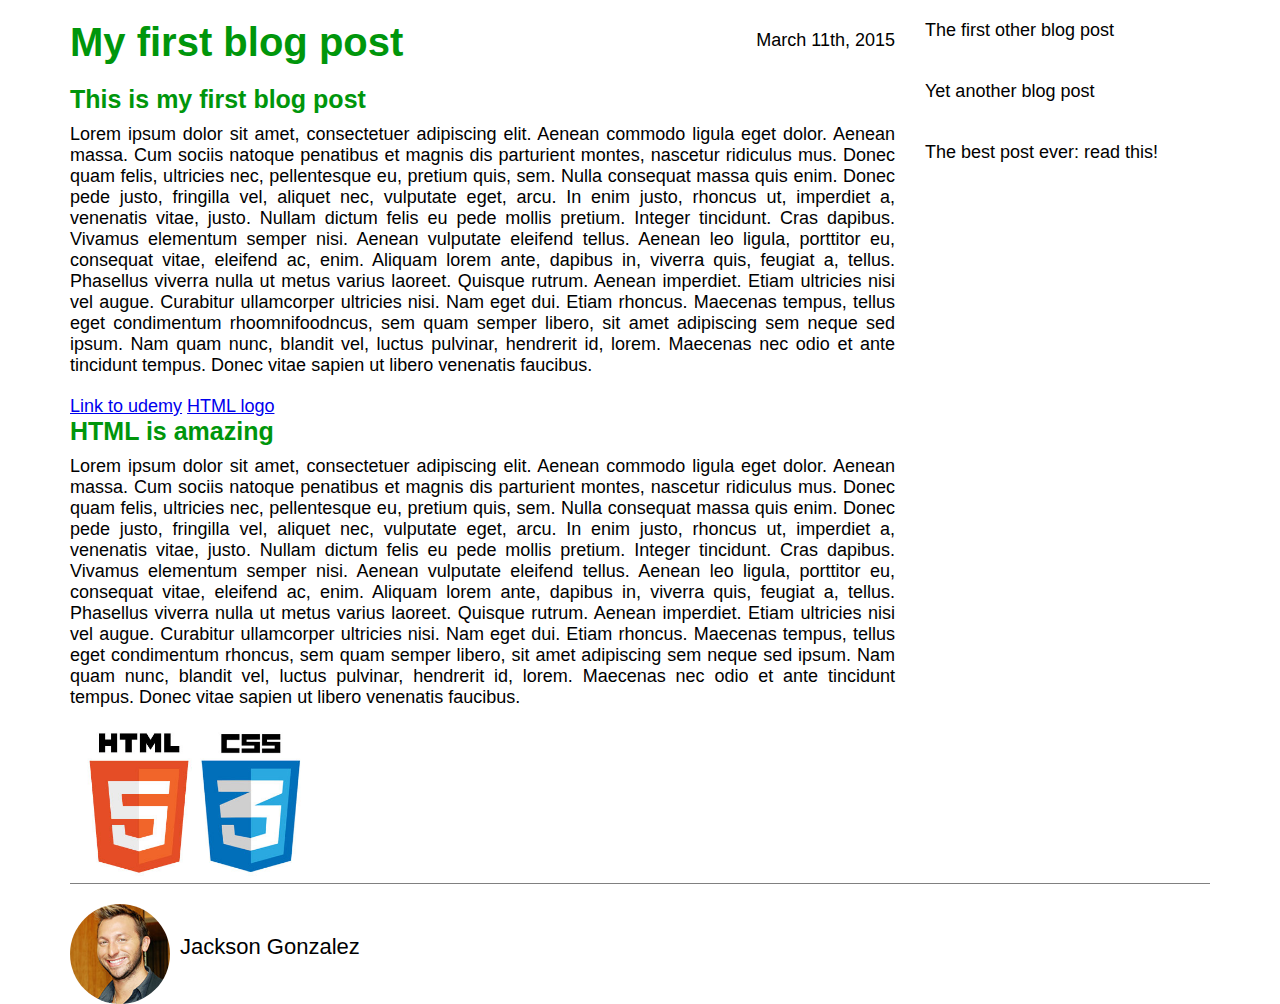
<file: section-2/blog post/index.html>
<!DOCTYPE html>
<html>
    
    <head>
        <title>My first blog post</title>
        <link rel="stylesheet" type="text/css" href="style.css">
    </head>
    
    <body>
        <div class="container">
            <div class="blog-post">
                <h1>My first blog post</h1>
                <p class="date">March 11th, 2015</p>
                <h2>This is my first blog post</h2>
                <p class="main-text">
                    Lorem ipsum dolor sit amet, consectetuer adipiscing elit. Aenean commodo ligula eget dolor. Aenean massa. Cum sociis natoque penatibus et magnis dis parturient montes, nascetur ridiculus mus. Donec quam felis, ultricies nec, pellentesque eu, pretium quis, sem. Nulla consequat massa quis enim. Donec pede justo, fringilla vel, aliquet nec, vulputate eget, arcu. In enim justo, rhoncus ut, imperdiet a, venenatis vitae, justo. Nullam dictum felis eu pede mollis pretium. Integer tincidunt. Cras dapibus. Vivamus elementum semper nisi. Aenean vulputate eleifend tellus. Aenean leo ligula, porttitor eu, consequat vitae, eleifend ac, enim. Aliquam lorem ante, dapibus in, viverra quis, feugiat a, tellus. Phasellus viverra nulla ut metus varius laoreet. Quisque rutrum. Aenean imperdiet. Etiam ultricies nisi vel augue. Curabitur ullamcorper ultricies nisi. Nam eget dui. Etiam rhoncus. Maecenas tempus, tellus eget condimentum rhoomnifoodncus, sem quam semper libero, sit amet adipiscing sem neque sed ipsum. Nam quam nunc, blandit vel, luctus pulvinar, hendrerit id, lorem. Maecenas nec odio et ante tincidunt tempus. Donec vitae sapien ut libero venenatis faucibus.
                </p>

                <a href="http://www.udemy.com" target="_blank">Link to udemy</a>
                <a href="logo.jpg" target="_blank">HTML logo</a>

                <h2>HTML is amazing</h2>
                <p class="main-text">
                    Lorem ipsum dolor sit amet, consectetuer adipiscing elit. Aenean commodo ligula eget dolor. Aenean massa. Cum sociis natoque penatibus et magnis dis parturient montes, nascetur ridiculus mus. Donec quam felis, ultricies nec, pellentesque eu, pretium quis, sem. Nulla consequat massa quis enim. Donec pede justo, fringilla vel, aliquet nec, vulputate eget, arcu. In enim justo, rhoncus ut, imperdiet a, venenatis vitae, justo. Nullam dictum felis eu pede mollis pretium. Integer tincidunt. Cras dapibus. Vivamus elementum semper nisi. Aenean vulputate eleifend tellus. Aenean leo ligula, porttitor eu, consequat vitae, eleifend ac, enim. Aliquam lorem ante, dapibus in, viverra quis, feugiat a, tellus. Phasellus viverra nulla ut metus varius laoreet. Quisque rutrum. Aenean imperdiet. Etiam ultricies nisi vel augue. Curabitur ullamcorper ultricies nisi. Nam eget dui. Etiam rhoncus. Maecenas tempus, tellus eget condimentum rhoncus, sem quam semper libero, sit amet adipiscing sem neque sed ipsum. Nam quam nunc, blandit vel, luctus pulvinar, hendrerit id, lorem. Maecenas nec odio et ante tincidunt tempus. Donec vitae sapien ut libero venenatis faucibus.
                </p>
                <img src="logo.jpg" alt="The HTML5 logo">
                
            </div>
            
            <div class="other-posts">
                <div class="other">
                    The first other blog post
                </div>
                
                <div class="other">
                    Yet another blog post
                </div>
                
                <div class="other">
                    The best post ever: read this!
                </div>
            </div>
            
            <div class="clearfix"></div>
            
            <div class="author-box">
                <img src="author.jpg" alt="Author photo">
                <p class="author-text">Jackson Gonzalez</p>
            </div>
            
        </div>
        
        
    </body>
    
</html>
</file>
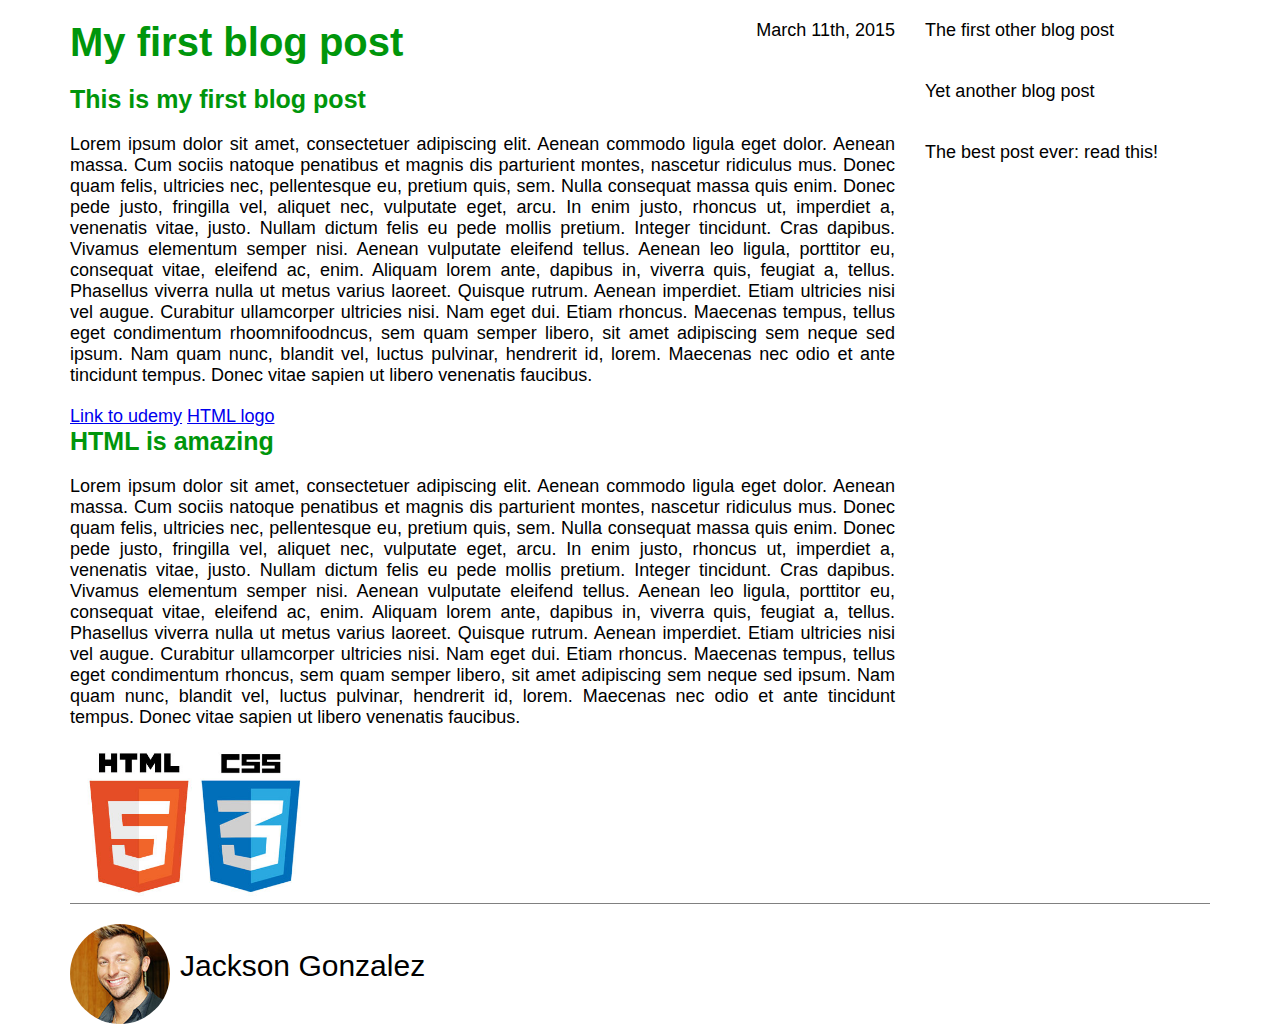
<file: section-3/blog post/index.html>
<!DOCTYPE html>
<html>
    
    <head>
        <title>My first blog post</title>
        <link rel="stylesheet" type="text/css" href="style.css">
    </head>
    
    <body>
        <div class="container">
            <div class="blog-post">
                <h1>My first blog post</h1>
                <p class="date">March 11th, 2015</p>
                <h2>This is my first blog post</h2>
                <p class="main-text">
                    Lorem ipsum dolor sit amet, consectetuer adipiscing elit. Aenean commodo ligula eget dolor. Aenean massa. Cum sociis natoque penatibus et magnis dis parturient montes, nascetur ridiculus mus. Donec quam felis, ultricies nec, pellentesque eu, pretium quis, sem. Nulla consequat massa quis enim. Donec pede justo, fringilla vel, aliquet nec, vulputate eget, arcu. In enim justo, rhoncus ut, imperdiet a, venenatis vitae, justo. Nullam dictum felis eu pede mollis pretium. Integer tincidunt. Cras dapibus. Vivamus elementum semper nisi. Aenean vulputate eleifend tellus. Aenean leo ligula, porttitor eu, consequat vitae, eleifend ac, enim. Aliquam lorem ante, dapibus in, viverra quis, feugiat a, tellus. Phasellus viverra nulla ut metus varius laoreet. Quisque rutrum. Aenean imperdiet. Etiam ultricies nisi vel augue. Curabitur ullamcorper ultricies nisi. Nam eget dui. Etiam rhoncus. Maecenas tempus, tellus eget condimentum rhoomnifoodncus, sem quam semper libero, sit amet adipiscing sem neque sed ipsum. Nam quam nunc, blandit vel, luctus pulvinar, hendrerit id, lorem. Maecenas nec odio et ante tincidunt tempus. Donec vitae sapien ut libero venenatis faucibus.
                </p>

                <a href="http://www.udemy.com" target="_blank">Link to udemy</a>
                <a href="logo.jpg" target="_blank">HTML logo</a>

                <h2>HTML is amazing</h2>
                <p class="main-text">
                    Lorem ipsum dolor sit amet, consectetuer adipiscing elit. Aenean commodo ligula eget dolor. Aenean massa. Cum sociis natoque penatibus et magnis dis parturient montes, nascetur ridiculus mus. Donec quam felis, ultricies nec, pellentesque eu, pretium quis, sem. Nulla consequat massa quis enim. Donec pede justo, fringilla vel, aliquet nec, vulputate eget, arcu. In enim justo, rhoncus ut, imperdiet a, venenatis vitae, justo. Nullam dictum felis eu pede mollis pretium. Integer tincidunt. Cras dapibus. Vivamus elementum semper nisi. Aenean vulputate eleifend tellus. Aenean leo ligula, porttitor eu, consequat vitae, eleifend ac, enim. Aliquam lorem ante, dapibus in, viverra quis, feugiat a, tellus. Phasellus viverra nulla ut metus varius laoreet. Quisque rutrum. Aenean imperdiet. Etiam ultricies nisi vel augue. Curabitur ullamcorper ultricies nisi. Nam eget dui. Etiam rhoncus. Maecenas tempus, tellus eget condimentum rhoncus, sem quam semper libero, sit amet adipiscing sem neque sed ipsum. Nam quam nunc, blandit vel, luctus pulvinar, hendrerit id, lorem. Maecenas nec odio et ante tincidunt tempus. Donec vitae sapien ut libero venenatis faucibus.
                </p>
                <img src="logo.jpg" alt="The HTML5 logo">
                
            </div>
            
            <div class="other-posts">
                <div class="other">
                    The first other blog post
                </div>
                
                <div class="other">
                    Yet another blog post
                </div>
                
                <div class="other">
                    The best post ever: read this!
                </div>
            </div>
            
            <div class="clearfix"></div>
            
            <div class="author-box">
                <img src="author.jpg" alt="Author photo">
                <p class="author-text">Jackson Gonzalez</p>
            </div>            
        </div>        
    </body>
    
</html>
</file>
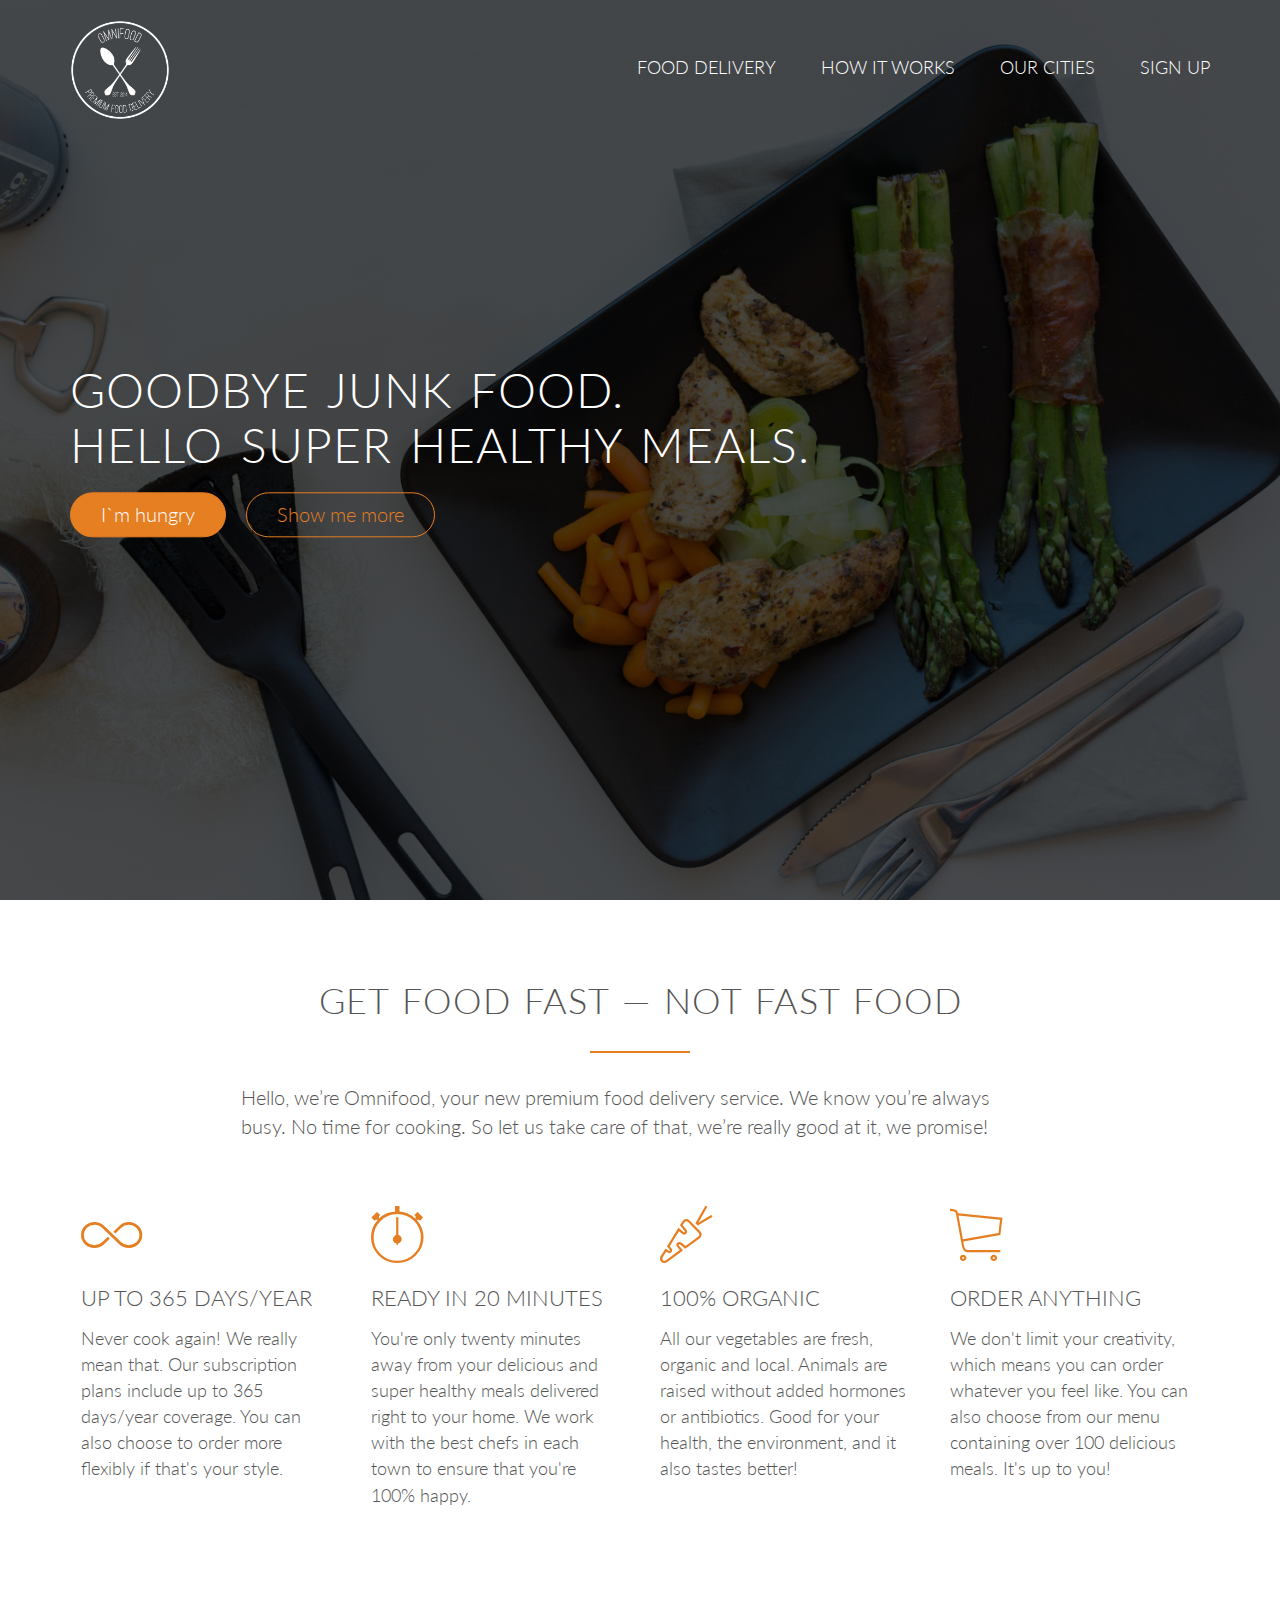
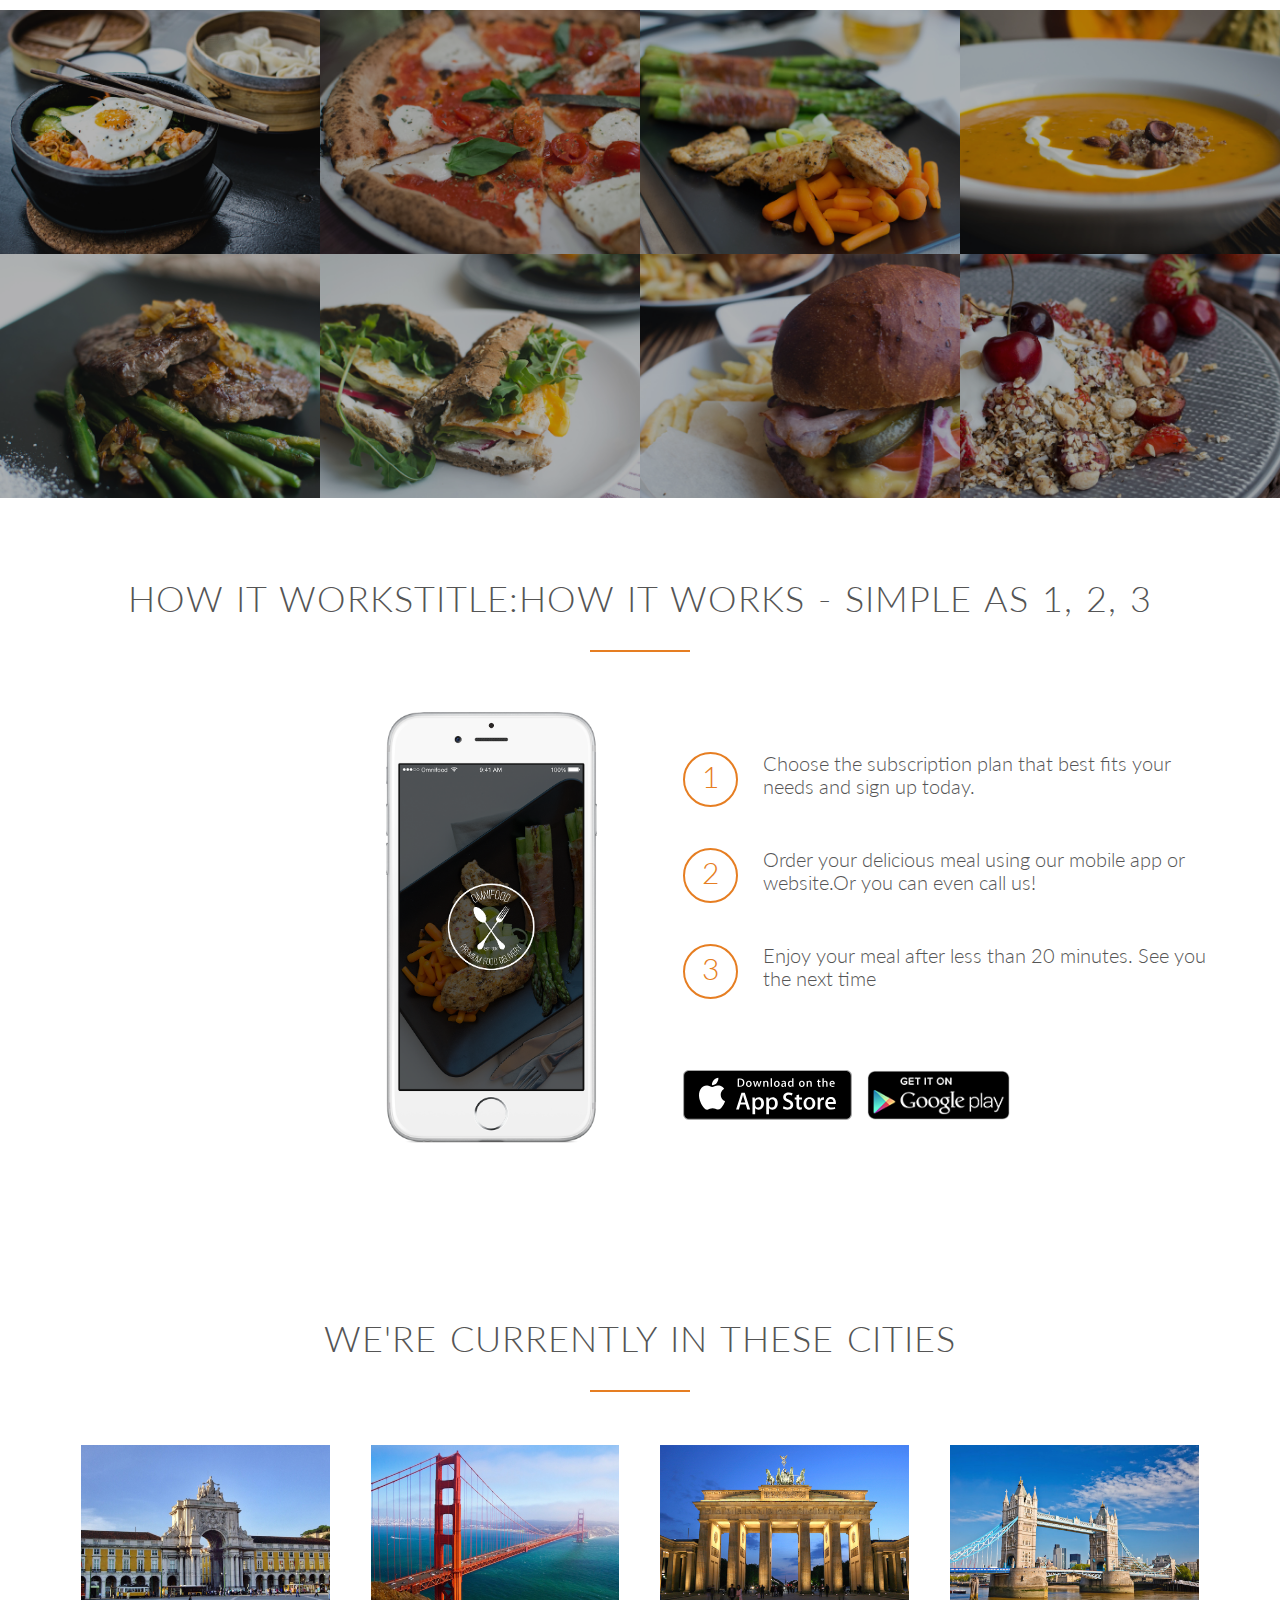
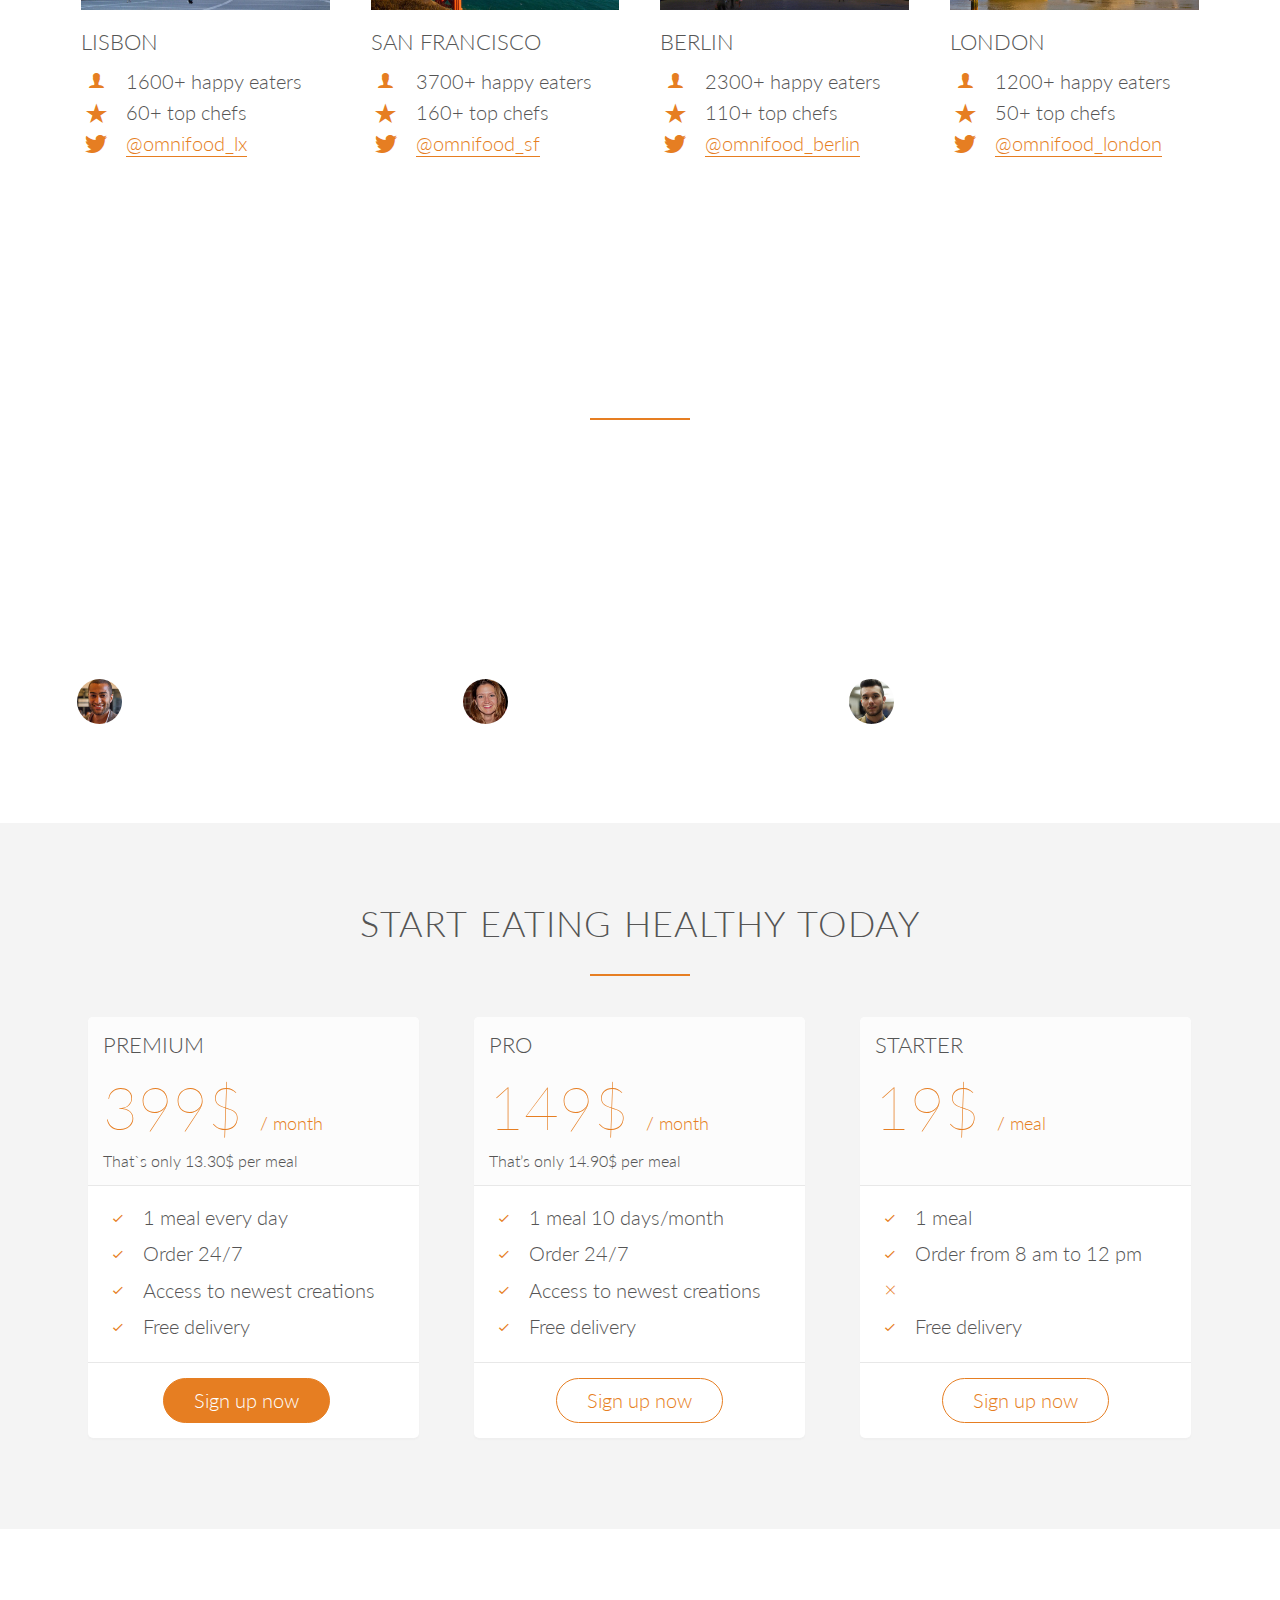
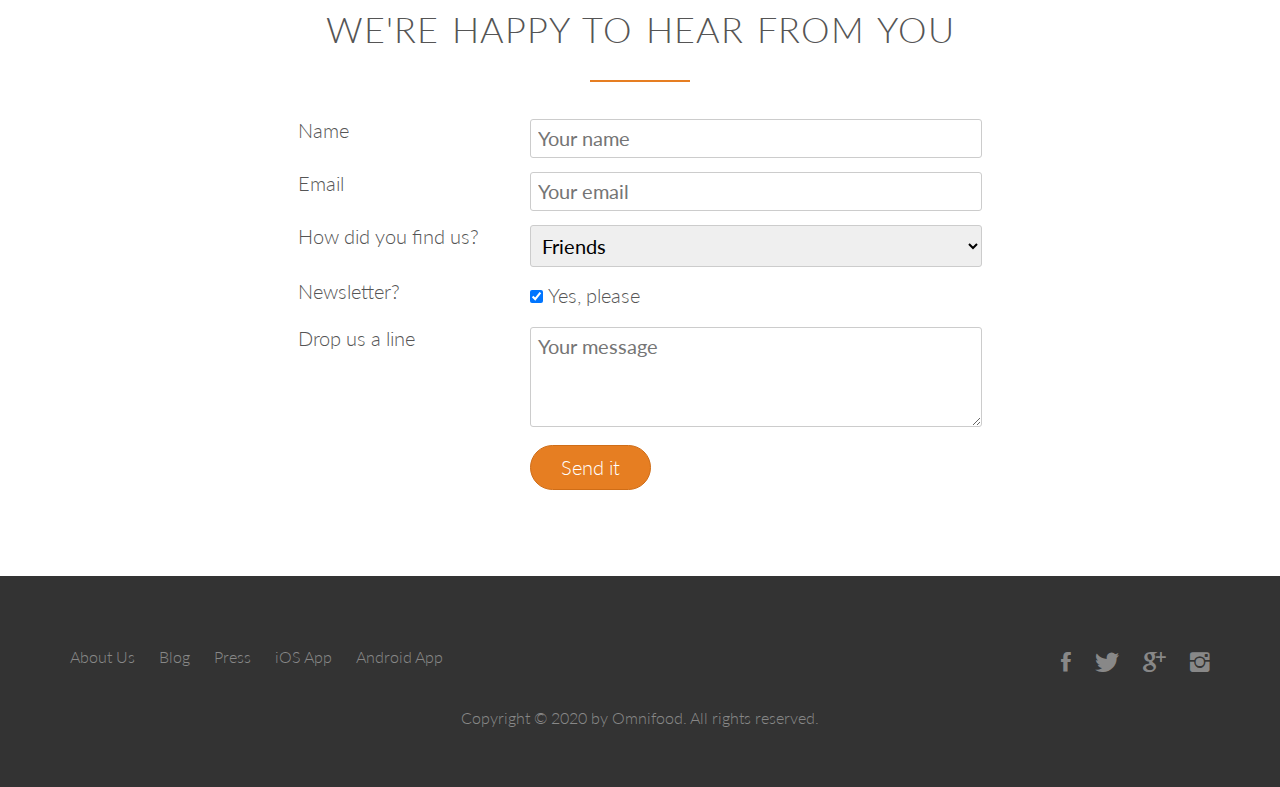
<file: section-5/omnifood/index.html>
<!DOCTYPE html>
<html lang="en">
    <head>
        <link rel="stylesheet" href="./vendors/css/normalize.css">
        <link rel="stylesheet" href="./vendors/css/grid.css"> 
        <link rel="stylesheet" href="./vendors/css/ionicons.min.css">
        <link rel="stylesheet" href="./resources/css/style.css"''>
        <link href="https://fonts.googleapis.com/css2?family=Lato:ital,wght@0,100;0,300;0,400;1,300&display=swap" rel="stylesheet">
        <title>Omnifood</title>
    </head>
    <body>
        <header>
            <nav>
                <div class="row">
                    <img src="resources/img/logo-white.png" alt="Omnifood logo" class="logo">
                    <ul class="main-nav">
                        <li><a href="#">Food delivery</a></li>
                        <li><a href="#">How it works</a></li>
                        <li><a href="#">Our cities</a></li>
                        <li><a href="#">Sign up</a></li>
                    </ul>
                </div>
            </nav>
            <div class="hero-text-box">
                <h1>Goodbye junk food.<br>Hello super healthy meals.</h1>
                <a class="btn btn-full" href="#">I`m hungry</a>
                <a class="btn btn-ghost" href="#">Show me more</a>
            </div><!--end div.hero-text-box -->
        </header>
        <section class="section-features">
            <div class="row">                
                <h2>Get food fast &mdash; not fast food</h2>
                <p class="long-copy">
                    Hello, we’re Omnifood, your new premium food delivery service. We know you’re always busy. No time for cooking. So let us take care of that, we’re really good at it, we promise!
                </p>
            </div>
            <div class="row">
                <div class="col span-1-of-4 box">
                    <i class="ion-ios-infinite-outline icon-big"></i>
                    <h3>Up to 365 days/year</h3>
                    <p>
                        Never cook again! We really mean that. Our subscription plans include up to 365 days/year coverage. You can also choose to order more flexibly if that's your style.
                    </p>
                </div>
                <div class="col span-1-of-4 box">
                    <i class="ion-ios-stopwatch-outline icon-big"></i>
                    <h3>Ready in 20 minutes</h3>
                    <p>
                        You're only twenty minutes away from your delicious and super healthy meals delivered right to your home. We work with the best chefs in each town to ensure that you're 100% happy.
                    </p>
                </div>
                <div class="col span-1-of-4 box">
                    <i class="ion-ios-nutrition-outline icon-big"></i>
                    <h3>100% organic</h3>
                    <p>
                        All our vegetables are fresh, organic and local. Animals are raised without added hormones or antibiotics. Good for your health, the environment, and it also tastes better!
                    </p>
                </div>
                <div class="col span-1-of-4 box">
                    <i class="ion-ios-cart-outline icon-big"></i>
                    <h3>Order anything</h3>
                    <p>
                        We don't limit your creativity, which means you can order whatever you feel like. You can also choose from our menu containing over 100 delicious meals. It's up to you!
                    </p>
                </div>
            </div>
        </section>
        <section class="section-meals">
            <ul class="meals-showcase clearfix">
                <li>
                    <figure class="meal-photo">
                        <img src="resources/img/1.jpg" alt="Korean bibimbap with egg and vegetables">
                    </figure>
                </li>
                <li>
                    <figure class="meal-photo">
                        <img src="resources/img/2.jpg" alt="Simple italian pizza with cherry tomatoes ">
                    </figure>
                </li>
                <li>
                    <figure class="meal-photo">
                        <img src="resources/img/3.jpg" alt="Chicken breast steak with vegetables ">
                    </figure>
                </li>
                <li>
                    <figure class="meal-photo">
                        <img src="resources/img/4.jpg" alt="Autumn pumpkin soup ">
                    </figure>
                </li>
            </ul>
            <ul class="meals-showcase clearfix">
                <li>
                    <figure class="meal-photo">
                        <img src="resources/img/5.jpg" alt="Paleo beef steak with vegetables">
                    </figure>
                </li>
                <li>
                    <figure class="meal-photo">
                        <img src="resources/img/6.jpg" alt="Healthy baguette with egg and vegetables">
                    </figure>
                </li>
                <li>
                    <figure class="meal-photo">
                        <img src="resources/img/7.jpg" alt="Burger with cheddar and bacon">
                    </figure>
                </li>
                <li>
                    <figure class="meal-photo">
                        <img src="resources/img/8.jpg" alt="Granola with cherries and strawberries ">
                    </figure>
                </li>
            </ul>
        </section>
        <section class="section-steps">
            <div class="row">
                <h2>How it worksTitle:How it works - Simple as 1, 2, 3</h2>
                <div class="row">
                    <div class="col span-1-of-2 steps-box">
                        <img class="app-screen" src="resources/img/app-iPhone.png">
                    </div>
                    <div class="col span-1-of-2 steps-box">
                        <div class="works-step">
                            <div>1</div>
                            <p>Choose the subscription plan that best fits your needs and sign up today.</p>
                        </div>
                        <div class="works-step">
                            <div>2</div>
                            <p>Order your delicious meal using our mobile app or website.Or you can even call us!</p>
                        </div>
                        <div class="works-step">
                            <div>3</div>
                            <p>Enjoy your meal after less than 20 minutes. See you the next time</p>
                        </div>
                        <a href="#" class="btn-app"><img alt="App Store Button" src="resources/img/download-app.svg"></a>
                        <a href="#" class="btn-app"><img alt="Play Store Button" src="resources/img/download-app-android.png"></a>
                    </div>
                </div>
            </div>
        </section>
        <section class="section-city">
            <div class="row">
                <h2>We're currently in these cities</h2>
            </div>
            <div class="row">
                <div class="col span-1-of-4 box">
                    <img src="resources/img/lisbon-3.jpg" alt="Lisbon">
                    <h3>Lisbon</h3>                    
                    <div class="city-feature">
                        <i class="ion-ios-person icon-smal"></i>
                        1600+ happy eaters
                    </div>                    
                    <div class="city-feature">
                        <i class="ion-ios-star icon-smal"></i>
                        60+ top chefs
                    </div>                    
                    <div class="city-feature">
                        <i class="ion-social-twitter icon-smal"></i>
                        <a href="#">@omnifood_lx</a>
                    </div>                    
                </div>
                <div class="col span-1-of-4 box">
                    <img src="resources/img/san-francisco.jpg" alt="San Francisco">
                    <h3>San Francisco</h3>                    
                    <div class="city-feature">
                        <i class="ion-ios-person icon-smal"></i>
                        3700+ happy eaters
                    </div>                    
                    <div class="city-feature">
                        <i class="ion-ios-star icon-smal"></i>
                        160+ top chefs
                    </div>                    
                    <div class="city-feature">
                        <i class="ion-social-twitter icon-smal"></i>
                        <a href="#">@omnifood_sf</a>
                    </div>                    
                </div>
                <div class="col span-1-of-4 box">
                    <img src="resources/img/berlin.jpg" alt="Berlin">
                    <h3>Berlin</h3>                    
                    <div class="city-feature">
                        <i class="ion-ios-person icon-smal"></i>
                        2300+ happy eaters
                    </div>                    
                    <div class="city-feature">
                        <i class="ion-ios-star icon-smal"></i>
                        110+ top chefs
                    </div>                    
                    <div class="city-feature">
                        <i class="ion-social-twitter icon-smal"></i>
                        <a href="#">@omnifood_berlin</a>
                    </div>                    
                </div>
                <div class="col span-1-of-4 box">
                    <img src="resources/img/london.jpg" alt="London">
                    <h3>London</h3>                    
                    <div class="city-feature">
                        <i class="ion-ios-person icon-smal"></i>
                        1200+ happy eaters
                    </div>                    
                    <div class="city-feature">
                        <i class="ion-ios-star icon-smal"></i>
                        50+ top chefs
                    </div>                    
                    <div class="city-feature">
                        <i class="ion-social-twitter icon-smal"></i>
                        <a href="#">@omnifood_london</a>
                    </div>                    
                </div>
            </div>
        </section>
        <section class="section-testimonials">
            <div class="row">
                <h2>Our customers can't live without us</h2>
            </div>
            <div class="row">
                <div class="col span-1-of-3">                    
                    <blockquote>
                    Omnifood is just awesome! I just launched a startup which leaves me with no time for cooking, so Omnifood is a life-saver. Now that I got used to it, I couldn't live without my daily meals!
                    <cite><img src="resources/img/customer-1.jpg">Alberto Duncan</cite>
                    </blockquote>
                </div>
                <div class="col span-1-of-3">
                    <blockquote>
                    Inexpensive, healthy and great-tasting meals, delivered right to my home. We have lots of food delivery here in Lisbon, but no one comes even close to Omifood. Me and my family are so in love!                        
                    <cite><img src="resources/img/customer-2.jpg">Joana Silva</cite>
                    </blockquote>
                </div>
                <div class="col span-1-of-3">
                    <blockquote>
                    I was looking for a quick and easy food delivery service in San Franciso. I tried a lot of them and ended up with Omnifood. Best food delivery service in the Bay Area. Keep up the great work!               
                    <cite><img src="resources/img/customer-3.jpg">Milton Chapman</cite>
                    </blockquote>
                </div>
            </div>
        </section>
        <section class="section-plans">
            <div class="row">
                <h2>Start eating healthy today</h2>
            </div>
            <div class="row">
                <div class="col span-1-of-3">
                    <div class="plan-box">
                        <div>
                            <h3>Premium</h3>    
                            <p class="plan-price">399$ <span>/ month</span></p>          
                            <p class="plan-price-meal">That`s only 13.30$ per meal</p>              
                        </div>
                        <div>
                            <ul>
                               <li><i class="ion-ios-checkmark-empty icon-smal"></i>1 meal every day</li>
                               <li><i class="ion-ios-checkmark-empty icon-smal"></i>Order 24/7</li>
                               <li><i class="ion-ios-checkmark-empty icon-smal"></i>Access to newest creations</li>
                               <li><i class="ion-ios-checkmark-empty icon-smal"></i>Free delivery</li>
                            </ul>
                        </div>
                        <div>
                            <a href="#" class="btn btn-full">Sign up now</a>
                        </div>
                    </div>
                </div>
                <div class="col span-1-of-3">
                    <div class="plan-box">
                        <div>
                            <h3>Pro</h3>    
                            <p class="plan-price">149$ <span>/ month</span></p>          
                            <p class="plan-price-meal">That’s only 14.90$ per meal</p>              
                        </div>
                        <div>
                            <ul>
                               <li><i class="ion-ios-checkmark-empty icon-smal"></i>1 meal 10 days/month</li>
                               <li><i class="ion-ios-checkmark-empty icon-smal"></i>Order 24/7</li>
                               <li><i class="ion-ios-checkmark-empty icon-smal"></i>Access to newest creations</li>
                               <li><i class="ion-ios-checkmark-empty icon-smal"></i>Free delivery</li>
                            </ul>
                        </div>
                        <div>
                            <a href="#" class="btn btn-ghost">Sign up now</a>
                        </div>
                    </div>
                </div>
                <div class="col span-1-of-3">
                    <div class="plan-box">
                        <div>
                            <h3>Starter</h3>    
                            <p class="plan-price">19$ <span>/ meal</span></p>          
                            <p class="plan-price-meal">&nbsp;</p>              
                        </div>
                        <div>
                            <ul>
                               <li><i class="ion-ios-checkmark-empty icon-smal"></i>1 meal</li>
                               <li><i class="ion-ios-checkmark-empty icon-smal"></i>Order from 8 am to 12 pm</li>
                               <li><i class="ion-ios-close-empty icon-smal"></i></li>
                               <li><i class="ion-ios-checkmark-empty icon-smal"></i>Free delivery</li>
                            </ul>
                        </div>
                        <div>
                            <a href="#" class="btn btn-ghost">Sign up now</a>
                        </div>
                    </div>
                </div>
            </div>
        </section>
        <section class="section-form">
            <div class="row">
                <h2>We're happy to hear from you</h2>
            </div>
            <div class="row">
                <form method="post" action="#" class="contact-form">
                    <div class="row">
                        <div class="col span-1-of-3">
                            <label for="name">Name</label>
                        </div>
                        <div class="col span-2-of-3">
                            <input type="text" name="name" id="name" placeholder="Your name" required>
                        </div>
                    </div>
                    <div class="row">
                        <div class="col span-1-of-3">
                            <label for="email">Email</label>
                        </div>
                        <div class="col span-2-of-3">
                            <input type="email" name="email" id="email" placeholder="Your email" required>
                        </div>
                    </div>
                    <div class="row">
                        <div class="col span-1-of-3">
                            <label for="find-us">How did you find us?</label>
                        </div>
                        <div class="col span-2-of-3">
                            <select name="find-us" id="find-us">
                                <option value="friends" selected>Friends</option>
                                <option value="search">Search engine</option>
                                <option value="ad">Advertisement</option>
                                <option value="other">Other</option>
                            </select>
                        </div>
                    </div>
                    <div class="row">
                        <div class="col span-1-of-3">
                            <label for="news">Newsletter?</label>
                        </div>
                        <div class="col span-2-of-3">
                            <input type="checkbox" name="news" id="news" checked>Yes, please
                        </div>
                    </div>
                    <div class="row">
                        <div class="col span-1-of-3">
                            <label>Drop us a line</label>
                        </div>
                        <div class="col span-2-of-3">
                            <textarea name="message" placeholder="Your message"></textarea>
                        </div>
                    </div>
                    <div class="row">
                        <div class="col span-1-of-3">
                            <label>&nbsp;</label>
                        </div>
                        <div class="col span-2-of-3">
                            <input type="submit" value="Send it">
                        </div>
                    </div>
                </form>
            </div>
        </section>
        <footer>
            <div class="row">
                <div class="col span-1-of-2">
                    <ul class="footer-nav">
                        <li><a href="#">About Us</a></li>
                        <li><a href="#">Blog</a></li>
                        <li><a href="#">Press</a></li>
                        <li><a href="#">iOS App</a></li>
                        <li><a href="#">Android App</a></li>
                    </ul>
                </div>
                <div class="col span-1-of-2">
                    <ul class="social-links">
                        <li><a href="#"><i class="ion-social-facebook"></i></a></li>
                        <li><a href="#"><i class="ion-social-twitter"></i></a></li>
                        <li><a href="#"><i class="ion-social-googleplus"></i></a></li>
                        <li><a href="#"><i class="ion-social-instagram"></i></a></li>
                    </ul>   
                </div>
            </div>
            <div class="row">
                <p>Copyright &copy; 2020 by Omnifood. All rights reserved.</p>
            </div>
        </footer>
    </body>
</html>
</file>
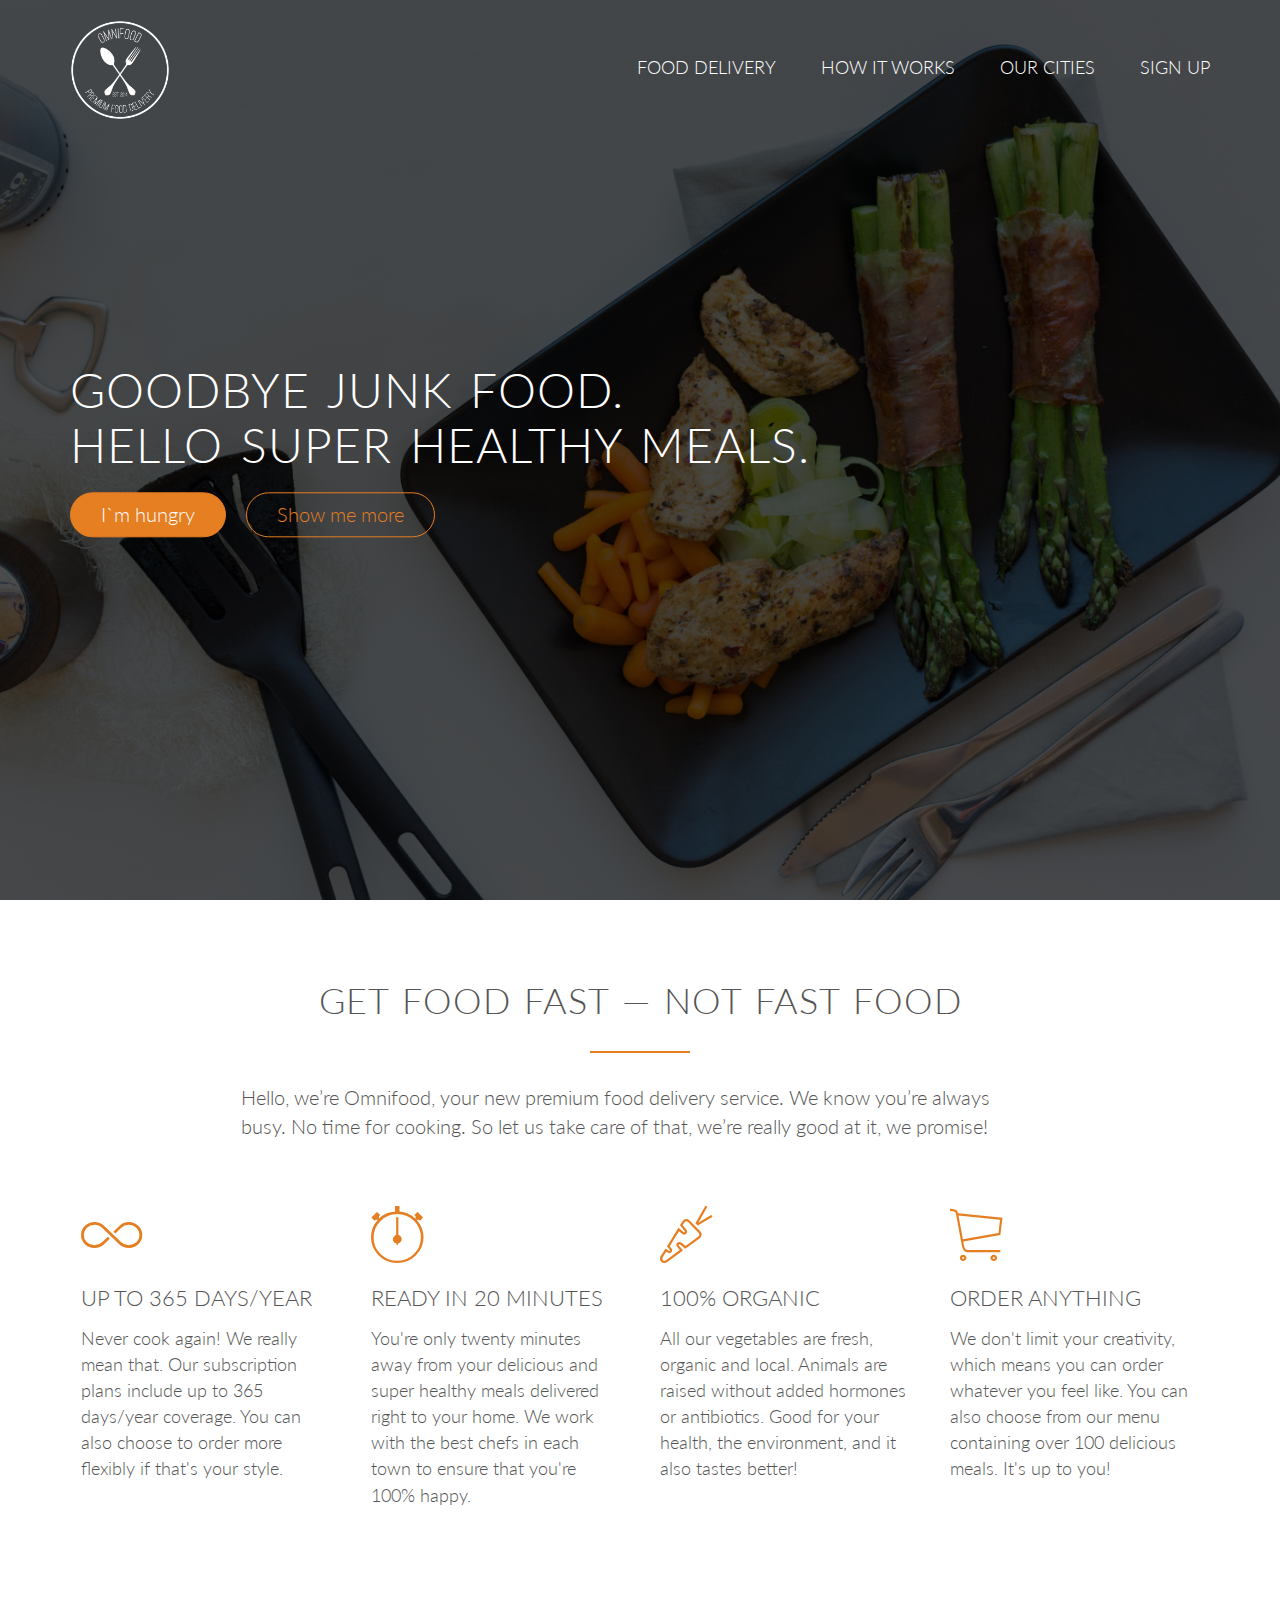
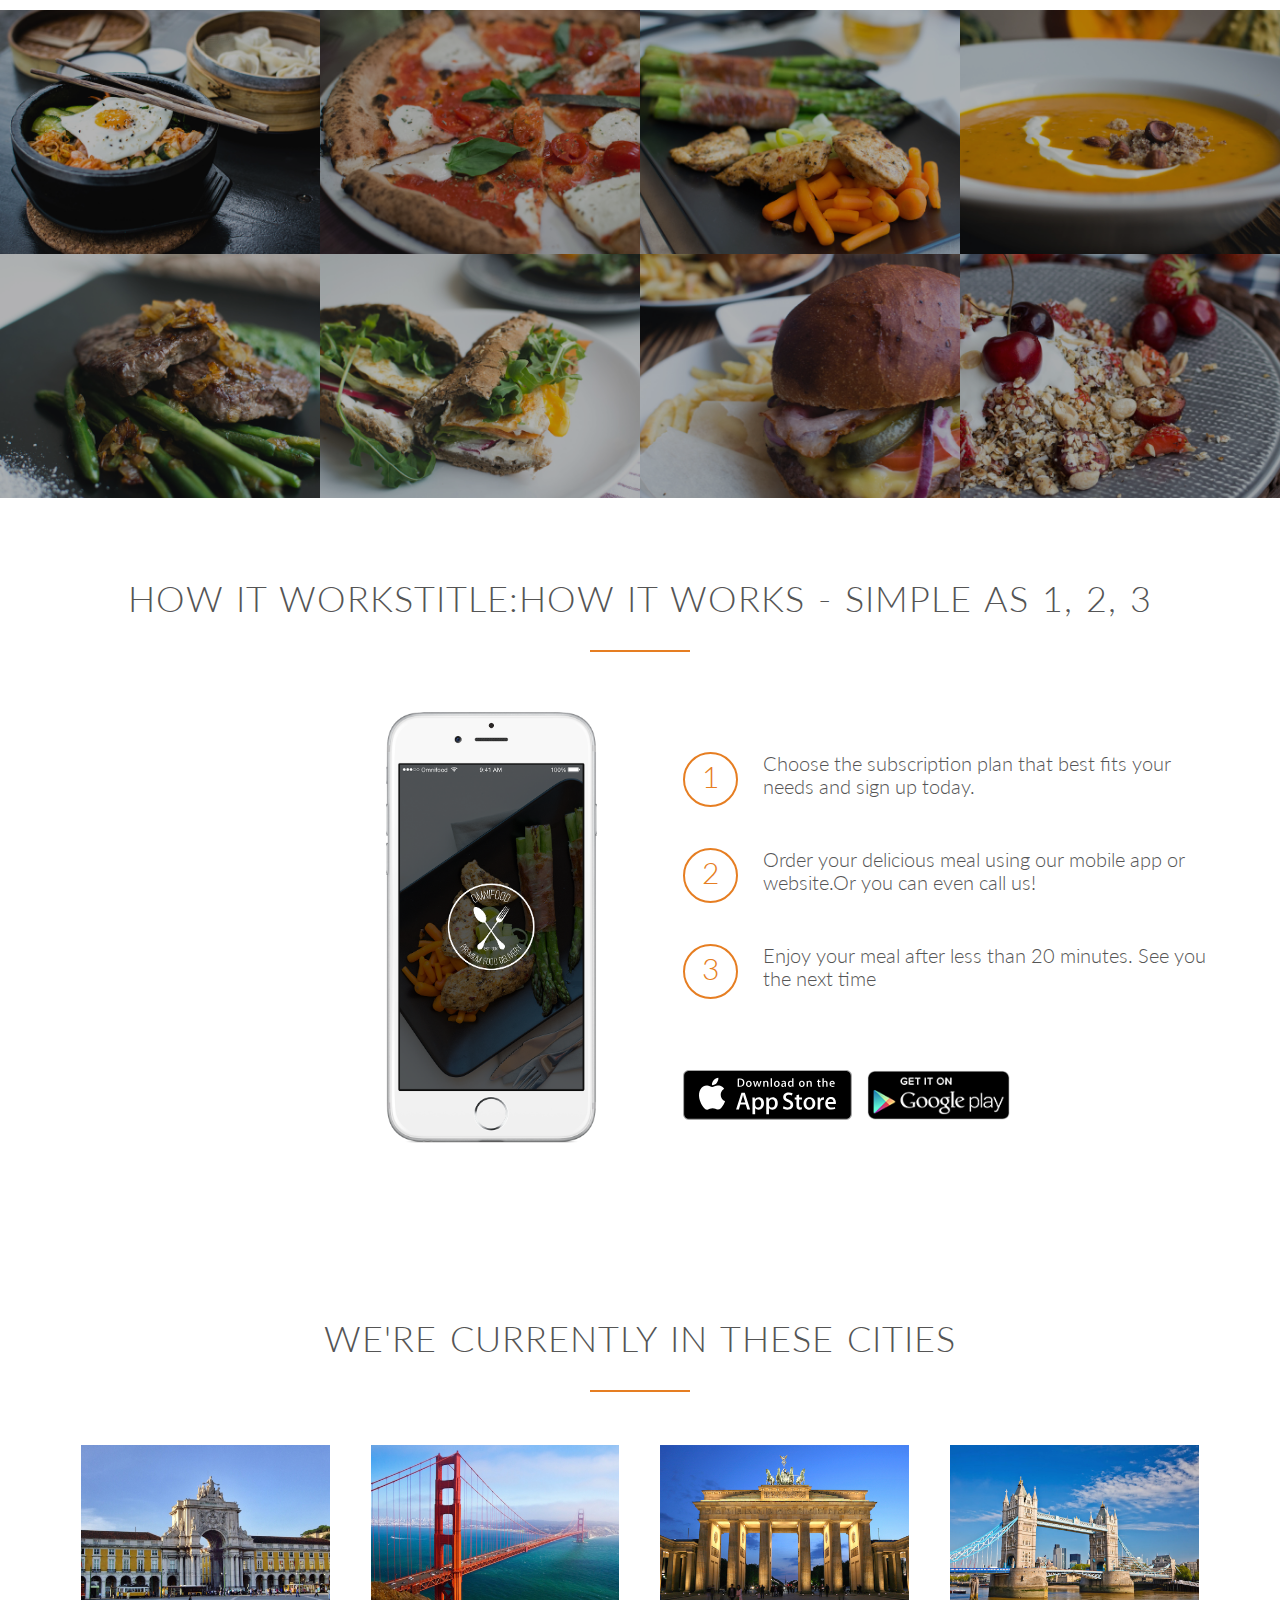
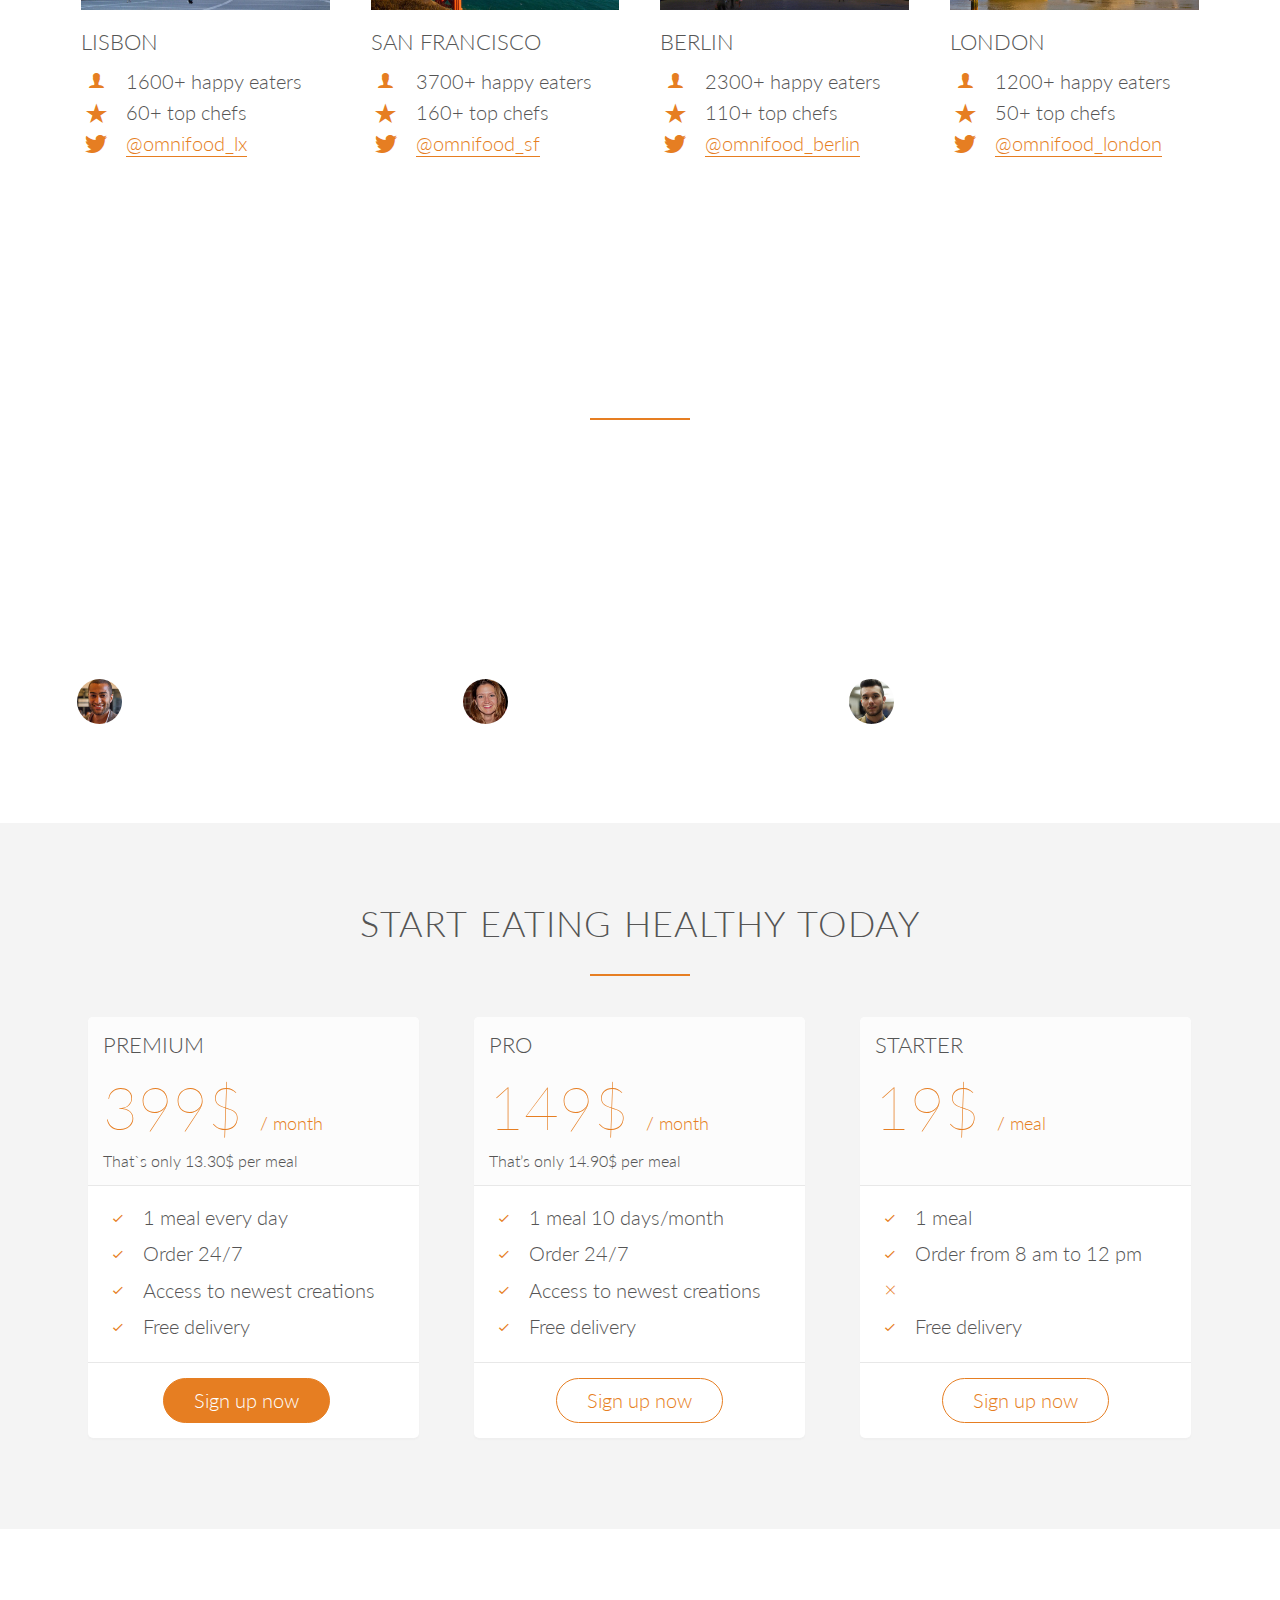
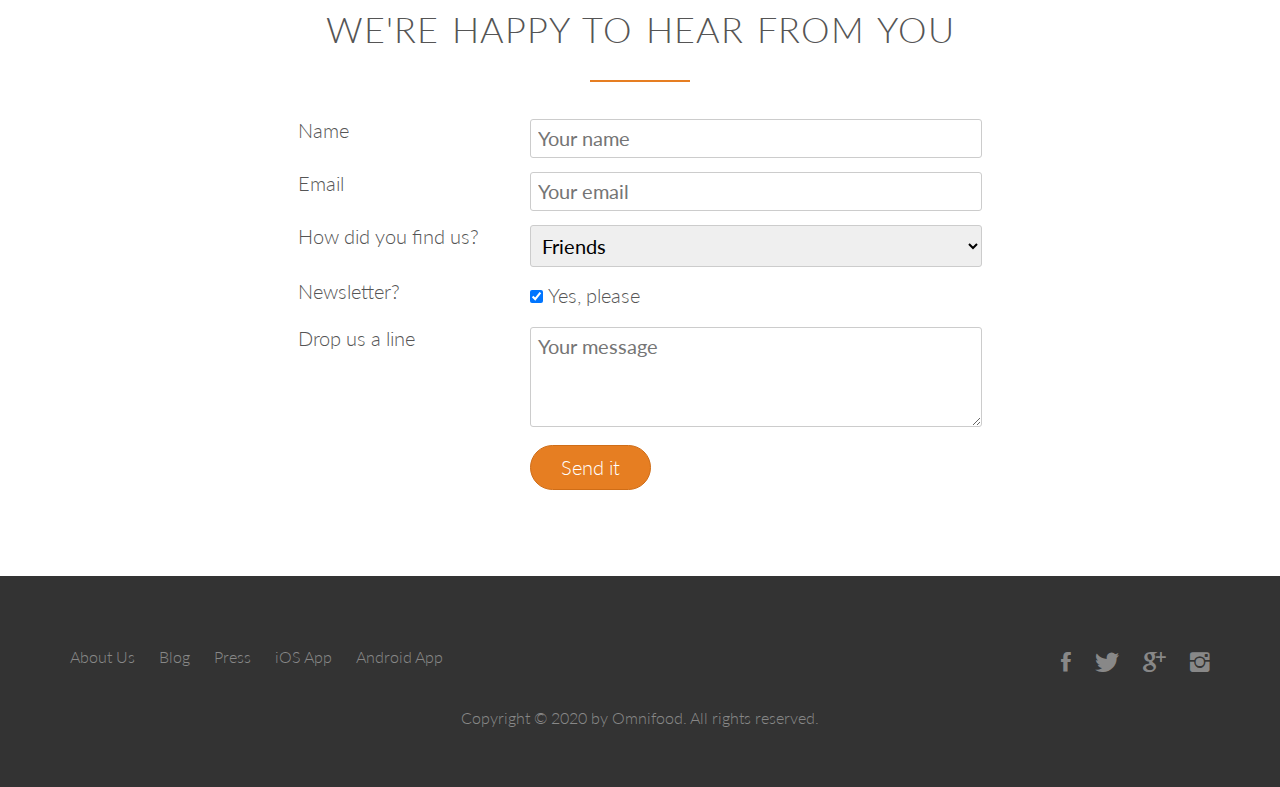
<file: section-6/omnifood/index.html>
<!DOCTYPE html>
<html lang="en">
    <head>
        <meta name="viewport" content="width=device-width, initial-scale=1.0">
        <link rel="stylesheet" href="./vendors/css/normalize.css">
        <link rel="stylesheet" href="./vendors/css/grid.css"> 
        <link rel="stylesheet" href="./vendors/css/ionicons.min.css">
        <link rel="stylesheet" href="./resources/css/style.css">
        <link rel="stylesheet" href="./resources/css/queries.css">
        <link href="https://fonts.googleapis.com/css2?family=Lato:ital,wght@0,100;0,300;0,400;1,300&display=swap" rel="stylesheet">
        <title>Omnifood</title>
    </head>
    <body>
        <header>
            <nav>
                <div class="row">
                    <img src="resources/img/logo-white.png" alt="Omnifood logo" class="logo">
                    <ul class="main-nav">
                        <li><a href="#">Food delivery</a></li>
                        <li><a href="#">How it works</a></li>
                        <li><a href="#">Our cities</a></li>
                        <li><a href="#">Sign up</a></li>
                    </ul>
                </div>
            </nav>
            <div class="hero-text-box">
                <h1>Goodbye junk food.<br>Hello super healthy meals.</h1>
                <a class="btn btn-full" href="#">I`m hungry</a>
                <a class="btn btn-ghost" href="#">Show me more</a>
            </div><!--end div.hero-text-box -->
        </header>
        <section class="section-features">
            <div class="row">                
                <h2>Get food fast &mdash; not fast food</h2>
                <p class="long-copy">
                    Hello, we’re Omnifood, your new premium food delivery service. We know you’re always busy. No time for cooking. So let us take care of that, we’re really good at it, we promise!
                </p>
            </div>
            <div class="row">
                <div class="col span-1-of-4 box">
                    <i class="ion-ios-infinite-outline icon-big"></i>
                    <h3>Up to 365 days/year</h3>
                    <p>
                        Never cook again! We really mean that. Our subscription plans include up to 365 days/year coverage. You can also choose to order more flexibly if that's your style.
                    </p>
                </div>
                <div class="col span-1-of-4 box">
                    <i class="ion-ios-stopwatch-outline icon-big"></i>
                    <h3>Ready in 20 minutes</h3>
                    <p>
                        You're only twenty minutes away from your delicious and super healthy meals delivered right to your home. We work with the best chefs in each town to ensure that you're 100% happy.
                    </p>
                </div>
                <div class="col span-1-of-4 box">
                    <i class="ion-ios-nutrition-outline icon-big"></i>
                    <h3>100% organic</h3>
                    <p>
                        All our vegetables are fresh, organic and local. Animals are raised without added hormones or antibiotics. Good for your health, the environment, and it also tastes better!
                    </p>
                </div>
                <div class="col span-1-of-4 box">
                    <i class="ion-ios-cart-outline icon-big"></i>
                    <h3>Order anything</h3>
                    <p>
                        We don't limit your creativity, which means you can order whatever you feel like. You can also choose from our menu containing over 100 delicious meals. It's up to you!
                    </p>
                </div>
            </div>
        </section>
        <section class="section-meals">
            <ul class="meals-showcase clearfix">
                <li>
                    <figure class="meal-photo">
                        <img src="resources/img/1.jpg" alt="Korean bibimbap with egg and vegetables">
                    </figure>
                </li>
                <li>
                    <figure class="meal-photo">
                        <img src="resources/img/2.jpg" alt="Simple italian pizza with cherry tomatoes ">
                    </figure>
                </li>
                <li>
                    <figure class="meal-photo">
                        <img src="resources/img/3.jpg" alt="Chicken breast steak with vegetables ">
                    </figure>
                </li>
                <li>
                    <figure class="meal-photo">
                        <img src="resources/img/4.jpg" alt="Autumn pumpkin soup ">
                    </figure>
                </li>
            </ul>
            <ul class="meals-showcase clearfix">
                <li>
                    <figure class="meal-photo">
                        <img src="resources/img/5.jpg" alt="Paleo beef steak with vegetables">
                    </figure>
                </li>
                <li>
                    <figure class="meal-photo">
                        <img src="resources/img/6.jpg" alt="Healthy baguette with egg and vegetables">
                    </figure>
                </li>
                <li>
                    <figure class="meal-photo">
                        <img src="resources/img/7.jpg" alt="Burger with cheddar and bacon">
                    </figure>
                </li>
                <li>
                    <figure class="meal-photo">
                        <img src="resources/img/8.jpg" alt="Granola with cherries and strawberries ">
                    </figure>
                </li>
            </ul>
        </section>
        <section class="section-steps">
            <div class="row">
                <h2>How it worksTitle:How it works - Simple as 1, 2, 3</h2>
                <div class="row">
                    <div class="col span-1-of-2 steps-box">
                        <img class="app-screen" src="resources/img/app-iPhone.png">
                    </div>
                    <div class="col span-1-of-2 steps-box">
                        <div class="works-step">
                            <div>1</div>
                            <p>Choose the subscription plan that best fits your needs and sign up today.</p>
                        </div>
                        <div class="works-step">
                            <div>2</div>
                            <p>Order your delicious meal using our mobile app or website.Or you can even call us!</p>
                        </div>
                        <div class="works-step">
                            <div>3</div>
                            <p>Enjoy your meal after less than 20 minutes. See you the next time</p>
                        </div>
                        <a href="#" class="btn-app"><img alt="App Store Button" src="resources/img/download-app.svg"></a>
                        <a href="#" class="btn-app"><img alt="Play Store Button" src="resources/img/download-app-android.png"></a>
                    </div>
                </div>
            </div>
        </section>
        <section class="section-city">
            <div class="row">
                <h2>We're currently in these cities</h2>
            </div>
            <div class="row">
                <div class="col span-1-of-4 box">
                    <img src="resources/img/lisbon-3.jpg" alt="Lisbon">
                    <h3>Lisbon</h3>                    
                    <div class="city-feature">
                        <i class="ion-ios-person icon-smal"></i>
                        1600+ happy eaters
                    </div>                    
                    <div class="city-feature">
                        <i class="ion-ios-star icon-smal"></i>
                        60+ top chefs
                    </div>                    
                    <div class="city-feature">
                        <i class="ion-social-twitter icon-smal"></i>
                        <a href="#">@omnifood_lx</a>
                    </div>                    
                </div>
                <div class="col span-1-of-4 box">
                    <img src="resources/img/san-francisco.jpg" alt="San Francisco">
                    <h3>San Francisco</h3>                    
                    <div class="city-feature">
                        <i class="ion-ios-person icon-smal"></i>
                        3700+ happy eaters
                    </div>                    
                    <div class="city-feature">
                        <i class="ion-ios-star icon-smal"></i>
                        160+ top chefs
                    </div>                    
                    <div class="city-feature">
                        <i class="ion-social-twitter icon-smal"></i>
                        <a href="#">@omnifood_sf</a>
                    </div>                    
                </div>
                <div class="col span-1-of-4 box">
                    <img src="resources/img/berlin.jpg" alt="Berlin">
                    <h3>Berlin</h3>                    
                    <div class="city-feature">
                        <i class="ion-ios-person icon-smal"></i>
                        2300+ happy eaters
                    </div>                    
                    <div class="city-feature">
                        <i class="ion-ios-star icon-smal"></i>
                        110+ top chefs
                    </div>                    
                    <div class="city-feature">
                        <i class="ion-social-twitter icon-smal"></i>
                        <a href="#">@omnifood_berlin</a>
                    </div>                    
                </div>
                <div class="col span-1-of-4 box">
                    <img src="resources/img/london.jpg" alt="London">
                    <h3>London</h3>                    
                    <div class="city-feature">
                        <i class="ion-ios-person icon-smal"></i>
                        1200+ happy eaters
                    </div>                    
                    <div class="city-feature">
                        <i class="ion-ios-star icon-smal"></i>
                        50+ top chefs
                    </div>                    
                    <div class="city-feature">
                        <i class="ion-social-twitter icon-smal"></i>
                        <a href="#">@omnifood_london</a>
                    </div>                    
                </div>
            </div>
        </section>
        <section class="section-testimonials">
            <div class="row">
                <h2>Our customers can't live without us</h2>
            </div>
            <div class="row">
                <div class="col span-1-of-3">                    
                    <blockquote>
                    Omnifood is just awesome! I just launched a startup which leaves me with no time for cooking, so Omnifood is a life-saver. Now that I got used to it, I couldn't live without my daily meals!
                    <cite><img src="resources/img/customer-1.jpg">Alberto Duncan</cite>
                    </blockquote>
                </div>
                <div class="col span-1-of-3">
                    <blockquote>
                    Inexpensive, healthy and great-tasting meals, delivered right to my home. We have lots of food delivery here in Lisbon, but no one comes even close to Omifood. Me and my family are so in love!                        
                    <cite><img src="resources/img/customer-2.jpg">Joana Silva</cite>
                    </blockquote>
                </div>
                <div class="col span-1-of-3">
                    <blockquote>
                    I was looking for a quick and easy food delivery service in San Franciso. I tried a lot of them and ended up with Omnifood. Best food delivery service in the Bay Area. Keep up the great work!               
                    <cite><img src="resources/img/customer-3.jpg">Milton Chapman</cite>
                    </blockquote>
                </div>
            </div>
        </section>
        <section class="section-plans">
            <div class="row">
                <h2>Start eating healthy today</h2>
            </div>
            <div class="row">
                <div class="col span-1-of-3">
                    <div class="plan-box">
                        <div>
                            <h3>Premium</h3>    
                            <p class="plan-price">399$ <span>/ month</span></p>          
                            <p class="plan-price-meal">That`s only 13.30$ per meal</p>              
                        </div>
                        <div>
                            <ul>
                               <li><i class="ion-ios-checkmark-empty icon-smal"></i>1 meal every day</li>
                               <li><i class="ion-ios-checkmark-empty icon-smal"></i>Order 24/7</li>
                               <li><i class="ion-ios-checkmark-empty icon-smal"></i>Access to newest creations</li>
                               <li><i class="ion-ios-checkmark-empty icon-smal"></i>Free delivery</li>
                            </ul>
                        </div>
                        <div>
                            <a href="#" class="btn btn-full">Sign up now</a>
                        </div>
                    </div>
                </div>
                <div class="col span-1-of-3">
                    <div class="plan-box">
                        <div>
                            <h3>Pro</h3>    
                            <p class="plan-price">149$ <span>/ month</span></p>          
                            <p class="plan-price-meal">That’s only 14.90$ per meal</p>              
                        </div>
                        <div>
                            <ul>
                               <li><i class="ion-ios-checkmark-empty icon-smal"></i>1 meal 10 days/month</li>
                               <li><i class="ion-ios-checkmark-empty icon-smal"></i>Order 24/7</li>
                               <li><i class="ion-ios-checkmark-empty icon-smal"></i>Access to newest creations</li>
                               <li><i class="ion-ios-checkmark-empty icon-smal"></i>Free delivery</li>
                            </ul>
                        </div>
                        <div>
                            <a href="#" class="btn btn-ghost">Sign up now</a>
                        </div>
                    </div>
                </div>
                <div class="col span-1-of-3">
                    <div class="plan-box">
                        <div>
                            <h3>Starter</h3>    
                            <p class="plan-price">19$ <span>/ meal</span></p>          
                            <p class="plan-price-meal">&nbsp;</p>              
                        </div>
                        <div>
                            <ul>
                               <li><i class="ion-ios-checkmark-empty icon-smal"></i>1 meal</li>
                               <li><i class="ion-ios-checkmark-empty icon-smal"></i>Order from 8 am to 12 pm</li>
                               <li><i class="ion-ios-close-empty icon-smal"></i></li>
                               <li><i class="ion-ios-checkmark-empty icon-smal"></i>Free delivery</li>
                            </ul>
                        </div>
                        <div>
                            <a href="#" class="btn btn-ghost">Sign up now</a>
                        </div>
                    </div>
                </div>
            </div>
        </section>
        <section class="section-form">
            <div class="row">
                <h2>We're happy to hear from you</h2>
            </div>
            <div class="row">
                <form method="post" action="#" class="contact-form">
                    <div class="row">
                        <div class="col span-1-of-3">
                            <label for="name">Name</label>
                        </div>
                        <div class="col span-2-of-3">
                            <input type="text" name="name" id="name" placeholder="Your name" required>
                        </div>
                    </div>
                    <div class="row">
                        <div class="col span-1-of-3">
                            <label for="email">Email</label>
                        </div>
                        <div class="col span-2-of-3">
                            <input type="email" name="email" id="email" placeholder="Your email" required>
                        </div>
                    </div>
                    <div class="row">
                        <div class="col span-1-of-3">
                            <label for="find-us">How did you find us?</label>
                        </div>
                        <div class="col span-2-of-3">
                            <select name="find-us" id="find-us">
                                <option value="friends" selected>Friends</option>
                                <option value="search">Search engine</option>
                                <option value="ad">Advertisement</option>
                                <option value="other">Other</option>
                            </select>
                        </div>
                    </div>
                    <div class="row">
                        <div class="col span-1-of-3">
                            <label for="news">Newsletter?</label>
                        </div>
                        <div class="col span-2-of-3">
                            <input type="checkbox" name="news" id="news" checked>Yes, please
                        </div>
                    </div>
                    <div class="row">
                        <div class="col span-1-of-3">
                            <label>Drop us a line</label>
                        </div>
                        <div class="col span-2-of-3">
                            <textarea name="message" placeholder="Your message"></textarea>
                        </div>
                    </div>
                    <div class="row">
                        <div class="col span-1-of-3">
                            <label>&nbsp;</label>
                        </div>
                        <div class="col span-2-of-3">
                            <input type="submit" value="Send it">
                        </div>
                    </div>
                </form>
            </div>
        </section>
        <footer>
            <div class="row">
                <div class="col span-1-of-2">
                    <ul class="footer-nav">
                        <li><a href="#">About Us</a></li>
                        <li><a href="#">Blog</a></li>
                        <li><a href="#">Press</a></li>
                        <li><a href="#">iOS App</a></li>
                        <li><a href="#">Android App</a></li>
                    </ul>
                </div>
                <div class="col span-1-of-2">
                    <ul class="social-links">
                        <li><a href="#"><i class="ion-social-facebook"></i></a></li>
                        <li><a href="#"><i class="ion-social-twitter"></i></a></li>
                        <li><a href="#"><i class="ion-social-googleplus"></i></a></li>
                        <li><a href="#"><i class="ion-social-instagram"></i></a></li>
                    </ul>   
                </div>
            </div>
            <div class="row">
                <p>Copyright &copy; 2020 by Omnifood. All rights reserved.</p>
            </div>
        </footer>
    </body>
</html>
</file>
<file: section-2/blog post/style.css>
* {
    margin: 0;
    padding: 0;
    box-sizing: border-box;
}

.clearfix:after {
    content: "";
    display: table;
    clear: both;
}

body {
    font-family: Helvetica Neue, Arial;
    font-size: 18px;
}

h1, h2 {
    color: #00960b;
    
}

h1 {
    font-size: 40px;
    margin-bottom: 20px;
}


h2 {
    font-size: 25px;
    margin-bottom: 10px;
}

.main-text {
    text-align: justify;
    margin-bottom: 20px;
}

.author-text {
    font-size: 22px;
    float: left;
    margin-top: 30px;
    margin-left: 10px;
}

.container {
    width: 1140px;
    margin: 20px auto 0 auto;
}

.blog-post {
    width: 75%;
    float: left;
    padding-right: 30px;
    position: relative;
}

.other-posts {
    width: 25%;
    float: left;
}

.author-box {
    padding-top: 20px;
    border-top: 1px solid #808080;
}

.other {
    margin-bottom: 40px;
}

.author-box img {
    height: 100px;
    width: 100px;
    border-radius: 50%;
    float: left;
}

.blog-post img {
    height: 150px;
    width: auto;
}

.date {
    position: absolute;
    top: 10px;
    right: 30px;
}
</file>
<file: section-3/blog post/style.css>
/*
css is written in rules. Each rule consists of a selector and a 
declaration block;


css box model

All HTML elements can be seen as boxes;

it consists: margins, padding, borders,
content;

In HTML, there are block elements
and inline elements

block elements: use the full width of 
the browser and force line breaks.
examples: headings and paragraphs

inline elements: 

images, links, strong

important: height or width

*/

* {
    margin:0;
    padding:0;
    box-sizing:border-box;
}

.clearfix:after {
    content: "";
    display: table;
    clear: both;
}

body {
    font-family:Helvetica Neue, Arial;
    font-size:18px;
}

h1, h2 {
    color:#00960b;    
}

h1 {
    font-size:40px;
    margin-bottom:20px;
}

h2 {
    font-size:25px;
    margin-bottom:20px;
}

.main-text {
    text-align:justify;
    margin-bottom:20px;
}

.author-text {    
    font-size:30px;
    float:left;
    margin-top:25px;
    margin-left:10px;
}

.container {
    width: 1140px;
    margin:20px auto 0 auto;
}

.blog-post {
    width: 75%;
    float: left;
    padding-right:30px;
    position:relative;
}

.other-posts {
    width: 25%;
    float: left;
}

.other {
    margin-bottom:40px;
}

.author-box {
    padding-top: 20px;
    border-top:1px solid #808080;
}

.author-box img {
    height:100px;
    width:100px;
    border-radius:50%;
    float:left;
}

.blog-post img {
    height:150px;
    width:auto;
}

.date {
    position:absolute;
    top: 0;
    right:30px;
}
</file>
<file: section-5/omnifood/vendors/css/grid.css>
/*  SECTIONS  ============================================================================= */

.section {
	clear: both;
	padding: 0px;
	margin: 0px;
}

/*  GROUPING  ============================================================================= */

.row {
    zoom: 1; /* For IE 6/7 (trigger hasLayout) */
}

.row:before,
.row:after {
    content:"";
    display:table;
}
.row:after {
    clear:both;
}

/*  GRID COLUMN SETUP   ==================================================================== */

.col {
	display: block;
	float:left;
	margin: 1% 0 1% 1.6%;
}

.col:first-child { margin-left: 0; } /* all browsers except IE6 and lower */


/*  REMOVE MARGINS AS ALL GO FULL WIDTH AT 480 PIXELS */

@media only screen and (max-width: 480px) {
	.col { 
		/*margin: 1% 0 1% 0%;*/
        margin: 0;
	}
}


/*  GRID OF TWO   ============================================================================= */


.span-2-of-2 {
	width: 100%;
}

.span-1-of-2 {
	width: 49.2%;
}

/*  GO FULL WIDTH AT LESS THAN 480 PIXELS */

@media only screen and (max-width: 480px) {
	.span-2-of-2 {
		width: 100%; 
	}
	.span-1-of-2 {
		width: 100%; 
	}
}


/*  GRID OF THREE   ============================================================================= */

	
.span-3-of-3 {
	width: 100%; 
}

.span-2-of-3 {
	width: 66.13%; 
}

.span-1-of-3 {
	width: 32.26%; 
}


/*  GO FULL WIDTH AT LESS THAN 480 PIXELS */

@media only screen and (max-width: 480px) {
	.span-3-of-3 {
		width: 100%; 
	}
	.span-2-of-3 {
		width: 100%; 
	}
	.span-1-of-3 {
		width: 100%;
	}
}

/*  GRID OF FOUR   ============================================================================= */

	
.span-4-of-4 {
	width: 100%; 
}

.span-3-of-4 {
	width: 74.6%; 
}

.span-2-of-4 {
	width: 49.2%; 
}

.span-1-of-4 {
	width: 23.8%; 
}


/*  GO FULL WIDTH AT LESS THAN 480 PIXELS */

@media only screen and (max-width: 480px) {
	.span-4-of-4 {
		width: 100%; 
	}
	.span-3-of-4 {
		width: 100%; 
	}
	.span-2-of-4 {
		width: 100%; 
	}
	.span-1-of-4 {
		width: 100%; 
	}
}


/*  GRID OF FIVE   ============================================================================= */

	
.span-5-of-5 {
	width: 100%;
}

.span-4-of-5 {
  	width: 79.68%; 
}

.span-3-of-5 {
  	width: 59.36%; 
}

.span-2-of-5 {
  	width: 39.04%;
}

.span-1-of-5 {
  	width: 18.72%;
}


/*  GO FULL WIDTH AT LESS THAN 480 PIXELS */

@media only screen and (max-width: 480px) {
	.span-5-of-5 {
		width: 100%; 
	}
	.span-4-of-5 {
		width: 100%; 
	}
	.span-3-of-5 {
		width: 100%; 
	}
	.span-2-of-5 {
		width: 100%; 
	}
	.span-1-of-5 {
		width: 100%; 
	}
}


/*  GRID OF SIX   ============================================================================= */


.span-6-of-6 {
	width: 100%;
}

.span-5-of-6 {
  	width: 83.06%;
}

.span-4-of-6 {
  	width: 66.13%;
}

.span-3-of-6 {
  	width: 49.2%;
}

.span-2-of-6 {
  	width: 32.26%;
}

.span-1-of-6 {
  	width: 15.33%;
}


/*  GO FULL WIDTH AT LESS THAN 480 PIXELS */

@media only screen and (max-width: 480px) {
	.span-6-of-6 {
		width: 100%; 
	}
	.span-5-of-6 {
		width: 100%; 
	}
	.span-4-of-6 {
		width: 100%; 
	}
	.span-3-of-6 {
		width: 100%; 
	}
	.span-2-of-6 {
		width: 100%; 
	}
	.span-1-of-6 {
		width: 100%; 
	}
}



/*  GRID OF SEVEN   ============================================================================= */


.span-7-of-7 {
	width: 100%;
}

.span-6-of-7 {
	width: 85.48%;
}

.span-5-of-7 {
  	width: 70.97%;
}

.span-4-of-7 {
  	width: 56.45%;
}

.span-3-of-7 {
  	width: 41.94%;
}

.span-2-of-7 {
  	width: 27.42%;
}

.span-1-of-7 {
  	width: 12.91%;
}


/*  GO FULL WIDTH AT LESS THAN 480 PIXELS */

@media only screen and (max-width: 480px) {
	.span-7-of-7 {
		width: 100%; 
	}
	.span-6-of-7 {
		width: 100%; 
	}
	.span-5-of-7 {
		width: 100%; 
	}
	.span-4-of-7 {
		width: 100%; 
	}
	.span-3-of-7 {
		width: 100%; 
	}
	.span-2-of-7 {
		width: 100%; 
	}
	.span-1-of-7 {
		width: 100%; 
	}
}


/*  GRID OF EIGHT   ============================================================================= */

	
.span-8-of-8 {
	width: 100%;
}

.span-7-of-8 {
	width: 87.3%; 
}

.span-6-of-8 {
	width: 74.6%; 
}

.span-5-of-8 {
	width: 61.9%; 
}

.span-4-of-8 {
	width: 49.2%; 
}

.span-3-of-8 {
	width: 36.5%;
}

.span-2-of-8 {
	width: 23.8%; 
}

.span-1-of-8 {
	width: 11.1%; 
}


/*  GO FULL WIDTH AT LESS THAN 480 PIXELS */

@media only screen and (max-width: 480px) {
	.span-8-of-8 {
		width: 100%; 
	}
	.span-7-of-8 {
		width: 100%; 
	}
	.span-6-of-8 {
		width: 100%; 
	}
	.span-5-of-8 {
		width: 100%; 
	}
	.span-4-of-8 {
		width: 100%; 
	}
	.span-3-of-8 {
		width: 100%; 
	}
	.span-2-of-8 {
		width: 100%; 
	}
	.span-1-of-8 {
		width: 100%; 
	}
}


/*  GRID OF NINE   ============================================================================= */


.span-9-of-9 {
	width: 100%;
}

.span-8-of-9 {
	width: 88.71%;
}

.span-7-of-9 {
	width: 77.42%; 
}

.span-6-of-9 {
	width: 66.13%; 
}

.span-5-of-9 {
	width: 54.84%; 
}

.span-4-of-9 {
	width: 43.55%; 
}

.span-3-of-9 {
	width: 32.26%;
}

.span-2-of-9 {
	width: 20.97%; 
}

.span-1-of-9 {
	width: 9.68%; 
}


/*  GO FULL WIDTH AT LESS THAN 480 PIXELS */

@media only screen and (max-width: 480px) {
	.span-9-of-9 {
		width: 100%; 
	}
	.span-8-of-9 {
		width: 100%; 
	}
	.span-7-of-9 {
		width: 100%; 
	}
	.span-6-of-9 {
		width: 100%; 
	}
	.span-5-of-9 {
		width: 100%; 
	}
	.span-4-of-9 {
		width: 100%; 
	}
	.span-3-of-9 {
		width: 100%; 
	}
	.span-2-of-9 {
		width: 100%; 
	}
	.span-1-of-9 {
		width: 100%; 
	}
}


/*  GRID OF TEN   ============================================================================= */


.span-10-of-10 {
	width: 100%;
}

.span-9-of-10 {
	width: 89.84%;
}

.span-8-of-10 {
	width: 79.68%;
}

.span-7-of-10 {
	width: 69.52%; 
}

.span-6-of-10 {
	width: 59.36%; 
}

.span-5-of-10 {
	width: 49.2%; 
}

.span-4-of-10 {
	width: 39.04%; 
}

.span-3-of-10 {
	width: 28.88%;
}

.span-2-of-10 {
	width: 18.72%; 
}

.span-1-of-10 {
	width: 8.56%; 
}


/*  GO FULL WIDTH AT LESS THAN 480 PIXELS */

@media only screen and (max-width: 480px) {
	.span-10-of-10 {
		width: 100%; 
	}
	.span-9-of-10 {
		width: 100%; 
	}
	.span-8-of-10 {
		width: 100%; 
	}
	.span-7-of-10 {
		width: 100%; 
	}
	.span-6-of-10 {
		width: 100%; 
	}
	.span-5-of-10 {
		width: 100%; 
	}
	.span-4-of-10 {
		width: 100%; 
	}
	.span-3-of-10 {
		width: 100%; 
	}
	.span-2-of-10 {
		width: 100%; 
	}
	.span-1-of-10 {
		width: 100%; 
	}
}


/*  GRID OF ELEVEN   ============================================================================= */

.span-11-of-11 {
	width: 100%;
}

.span-10-of-11 {
	width: 90.76%;
}

.span-9-of-11 {
	width: 81.52%;
}

.span-8-of-11 {
	width: 72.29%;
}

.span-7-of-11 {
	width: 63.05%; 
}

.span-6-of-11 {
	width: 53.81%; 
}

.span-5-of-11 {
	width: 44.58%; 
}

.span-4-of-11 {
	width: 35.34%; 
}

.span-3-of-11 {
	width: 26.1%;
}

.span-2-of-11 {
	width: 16.87%; 
}

.span-1-of-11 {
	width: 7.63%; 
}


/*  GO FULL WIDTH AT LESS THAN 480 PIXELS */

@media only screen and (max-width: 480px) {
	.span-11-of-11 {
		width: 100%; 
	}
	.span-10-of-11 {
		width: 100%; 
	}
	.span-9-of-11 {
		width: 100%; 
	}
	.span-8-of-11 {
		width: 100%; 
	}
	.span-7-of-11 {
		width: 100%; 
	}
	.span-6-of-11 {
		width: 100%; 
	}
	.span-5-of-11 {
		width: 100%; 
	}
	.span-4-of-11 {
		width: 100%; 
	}
	.span-3-of-11 {
		width: 100%; 
	}
	.span-2-of-11 {
		width: 100%; 
	}
	.span-1-of-11 {
		width: 100%; 
	}
}


/*  GRID OF TWELVE   ============================================================================= */

.span-12-of-12 {
	width: 100%;
}

.span-11-of-12 {
	width: 91.53%;
}

.span-10-of-12 {
	width: 83.06%;
}

.span-9-of-12 {
	width: 74.6%;
}

.span-8-of-12 {
	width: 66.13%;
}

.span-7-of-12 {
	width: 57.66%; 
}

.span-6-of-12 {
	width: 49.2%; 
}

.span-5-of-12 {
	width: 40.73%; 
}

.span-4-of-12 {
	width: 32.26%; 
}

.span-3-of-12 {
	width: 23.8%;
}

.span-2-of-12 {
	width: 15.33%; 
}

.span-1-of-12 {
	width: 6.86%; 
}


/*  GO FULL WIDTH AT LESS THAN 480 PIXELS */

@media only screen and (max-width: 480px) {
	.span-12-of-12 {
		width: 100%; 
	}
	.span-11-of-12 {
		width: 100%; 
	}
	.span-10-of-12 {
		width: 100%; 
	}
	.span-9-of-12 {
		width: 100%; 
	}
	.span-8-of-12 {
		width: 100%; 
	}
	.span-7-of-12 {
		width: 100%; 
	}
	.span-6-of-12 {
		width: 100%; 
	}
	.span-5-of-12 {
		width: 100%; 
	}
	.span-4-of-12 {
		width: 100%; 
	}
	.span-3-of-12 {
		width: 100%; 
	}
	.span-2-of-12 {
		width: 100%; 
	}
	.span-1-of-12 {
		width: 100%; 
	}
}
</file>
<file: section-5/omnifood/resources/css/style.css>
/*
Orange: e67e22;
*/

/*---------------------------------------------------------------*/
/* BASIC SETUP*/
/*---------------------------------------------------------------*/
* {
    margin:0;
    padding:0;
    box-sizing: border-box;
}

html {
    background-color: #ffffff;
    color:#555;
    font-family: 'Lato', 'Arial', sans-serif;
    font-size: 20px;
    font-weight: 300;
    text-rendering: optimizeLegibility;
}

/*---------------------------------------------------------------*/
/* REUSABLE COMPONENTS*/
/*---------------------------------------------------------------*/

.row {
    margin: 0 auto;
    max-width: 1140px;
}

.box {
    padding: 1%;
}

.clearfix {zoom: 1}
.clearfix:after {
    content: '.';
    clear: both;
    display: block;
    height: 0;
    visibility: hidden;
}

section {
    padding: 80px 0;
}

/*------- HEADINGS -------*/
h1, 
h2,
h3 {    

    font-weight: 300;
    text-transform: uppercase;        
}

h1 {
    margin-top: 0;
    margin-bottom: 20px;
    color: #fff;
    font-size: 240%;/*responsive*/
    word-spacing: 4px;
    letter-spacing: 1px;
}

h2 {
    font-size: 180%;
    word-spacing: 2px;
    text-align: center;
    margin-bottom: 30px;
    letter-spacing: 1px;
}

h3 {
    font-size: 110%;
    margin-bottom: 15px;    
}

h2:after{
    display: block;
    height: 2px;
    background-color: #e67e22;
    width: 100px;
    content: " ";
    margin: 30px auto;
}

/*------- PARAGRAPHS -------*/
.long-copy {
    line-height: 145%;
    width: 70%;
    margin-left: 15%; /*align center*/
}

.box p {
    font-size: 90%;
    line-height: 145%;
}

/*------- ICONS -------*/
.icon-big {
    font-size: 350%;
    display: block;
    color:#e67e22;
    margin-bottom: 10px;
}

.icon-smal {
    display: inline-block;
    width: 30px;
    text-align: center;
    color:#e67e22;
    font-size: 120%;
    margin-right: 10px;
    /* secrets to align text and icons*/
    line-height: 120%;
    vertical-align: middle;
    margin-top: -4px;
}
/*------- LINKS -------*/
a:link,
a:visited {
    color:#e67e22;
    text-decoration: none;
    padding-bottom: 1px;
    border-bottom: 1px solid #e67e22;
    transition: border-bottom 0.2s, color 0.2s;
}

a:hover,
a:active {
    color:#555;
    border-bottom: 1px solid transparent;

}

/*------- BUTTONS -------*/
.btn:link,
.btn:visited,
input[type=submit]
 {
    display: inline-block;
    padding: 10px 30px;
    font-weight: 300;
    text-decoration: none;
    border-radius: 200px;    
    transition: background-color 0.2s, border 0.2s, color 0.2s;
}

.btn-full:link,
.btn-full:visited,
input[type=submit]
{
    background-color: #e67e22;  
    border: 1px solid #e67e22;  
    color: #fff;
    margin-right: 15px;
}

.btn-ghost:link,
.btn-ghost:visited {
    border: 1px solid #e67e22;
    color: #e67e22;
}

.btn:hover,
.btn:active,
input[type=submit]:hover,
input[type=submit]:active
{
    background-color: #cf6d17;
}

.btn-full:hover,
.btn-full:active,
input[type=submit]
{
    border: 1px solid #cf6d17;  
}

.btn-ghost:hover,
.btn-ghost:active {
    border: 1px solid #cf6d17;
    color: #fff;
}

/*---------------------------------------------------------------*/
/* HEADER*/
/*---------------------------------------------------------------*/
header {
    background-image: linear-gradient(rgba(0, 0, 0, 0.7),rgba(0, 0, 0, 0.7)), url('img/hero.jpg');
    background-size: cover;
    background-attachment: fixed;
    background-position: center;
    height: 100vh; /*itÂ´s required for displaying image*/
}

.hero-text-box {
    position: absolute;
    width: 1140px;
    top:50%;
    left:50%;
    transform: translate(-50%, -50%); /*centralized the element*/
}

.logo {
    height: 100px;
    width: auto;
    float: left;
    margin-top: 20px;
}

.main-nav {
    float: right;
    list-style: none;
    margin-top: 55px;
}

.main-nav li {
    display: inline-block;
    margin-left: 40px;
}

.main-nav li a:link, 
.main-nav li a:visited {
    padding: 8px 0;
    color: #fff;
    text-decoration: none;
    text-transform: uppercase;
    font-size: 90%;
    border-bottom: 2px solid transparent;
    transition: border-bottom 0.2s;
}

.main-nav li a:hover, 
.main-nav li a:active {
    border-bottom: 2px solid #e67e22;
}

/*---------------------------------------------------------------*/
/* FEATURES*/
/*---------------------------------------------------------------*/
.section-features .long-copy {
    margin-bottom: 30px;
}
/*---------------------------------------------------------------*/
/* MEALS*/
/*---------------------------------------------------------------*/
.section-meals {
    padding: 0;
}

.meals-showcase {
    list-style: none;
    width: 100%;
}

.meals-showcase li {
    display: block;
    float: left;
    width: 25%;
}

.meal-photo {
    width: 100%;
    margin:0;
    overflow: hidden;
    background-color: #000;
}

.meal-photo img {
    opacity: 0.7;
    width: 100%;
    height: auto;
    transform: scale(1.15);
    transition: transform 0.5s, opacity 0.5s;
}

.meal-photo img:hover {
    opacity: 1;
    transform: scale(1.03);
}

/*---------------------------------------------------------------*/
/* HOW IT WORKS*/
/*---------------------------------------------------------------*/
.sections-steps {
    background-color: #f4f4f4;
}

.steps-box:first-child {
    text-align: right;
    padding-right: 3%;
    margin-top: 30px;
}

.steps-box:last-child {
    padding-left: 3%;
    margin-top: 70px;
}

.app-screen {
    width: 40%;
}

.works-step {
    margin-bottom: 50px;
}

.works-step:last-of-type {
    margin-bottom: 80px;
}

.works-step div {
    color:#e67e22;
    border: 2px solid #e67e22;
    border-radius: 50%;
    height: 55px;
    width: 55px;
    text-align: center;
    padding: 5px;
    float: left;
    font-size: 150%;
    margin-right: 25px;
}

.btn-app:link,
.btn-app:visited {
    border-bottom: 0;
}


.btn-app img {
    height: 50px;
    width: auto;
    margin-right: 10px;
}

/*---------------------------------------------------------------*/
/* CITY                                                          */
/*---------------------------------------------------------------*/

.box img {
    width: 100%;
    height: auto;
    margin-bottom: 15px;
}

.city-feature {
    margin-bottom: 5px;
}

/*---------------------------------------------------------------*/
/* Testimonials                                                  */
/*---------------------------------------------------------------*/

.section-testimonials {
    background-image: linear-gradient(rgba(0, 0, 0, 0.8),rgba(0, 0, 0, 0.8)), url('img/back-customers.jpg');
    background-size: cover;
    color:#fff;
    background-attachment: fixed;
}

blockquote {
    padding:2%;
    font-style: italic;
    line-height: 145%;
    position: relative;
    margin-top: 40px;
}

blockquote:before {
    content: "\201C";
    font-size: 500%;
    display: block;
    position: absolute;
    top:-5px;
    left:-3px;
}

cite {
    display: block;
    font-size: 90%;
    margin-top: 25px;

}

cite img {
    height: 45px;
    border-radius: 50%;
    margin-right: 10px;
    vertical-align: middle;
}


/*---------------------------------------------------------------*/
/* SIGN up                                                       */
/*---------------------------------------------------------------*/

.section-plans {
    background-color: #f4f4f4;
}

.plan-box {
    background-color: #fff;
    border-radius: 5px;
    width: 90%;
    margin-left: 5%;
    box-shadow: 0 2px 2px #efefef;
}

.plan-box div {
    padding:15px;
    border-bottom: 1px solid #e8e8e8;
}

.plan-price {
    font-size: 300%;
    margin-bottom: 10px;
    font-weight: 100;
    color: #e67e22;
}

.plan-box div:first-child {
    background-color: #fcfcfc;
    border-top-left-radius: 5px;
    border-top-right-radius: 5px;
}

.plan-box div:last-child {
    text-align: center;
    border: 0;
}

.plan-price span {
    font-size: 30%;
    font-weight: 300;    
}

.plan-price-meal {
    font-size: 80%;
}

.plan-box ul {
    list-style: none;    
}

.plan-box ul li {
    padding:5px 0;
}

/*---------------------------------------------------------------*/
/* CONTACT US                                                    */
/*---------------------------------------------------------------*/

.contact-form {
    width: 60%;
    margin: 0 auto;
}

input[type=text],
input[type=email],
select,
textarea {
    width: 100%;
    padding: 7px;
    border-radius: 3px;
    border: 1px solid #ccc;
}

textarea {
    height: 100px;
}

input[type=checkbox] {
    margin:10px 5px 10px 0;
}

*:focus {outline: none;}

/*---------------------------------------------------------------*/
/* Footer                                                        */
/*---------------------------------------------------------------*/

footer {
    background-color: #333;
    padding:60px;
    font-size: 80%;
}

.footer-nav {
    list-style: none;
    float: left;
}

.social-links {
    list-style: none;
    float: right;
}

.footer-nav li,
.social-links li
 {
    display: inline-block;
    margin-right: 20px;
}

.footer-nav li:last-child,
.social-links li:last-child {
    margin-right: 0;
}

.footer-nav li a:link, 
.footer-nav li a:visited, 
.social-links li a:link, 
.social-links li a:visited
{
    text-decoration: none;
    border:0;
    color:#888;
    transition: color 0.2s;
}

.footer-nav li a:hover,
.footer-nav li a:active
 {
    color: #ddd;
}

.social-links li a:link,
.social-links li a:visited {
    font-size: 160%;
}

.ion-social-facebook,
.ion-social-twitter,
.ion-social-googleplus,
.ion-social-instagram {
    transition: color 0.2s;
}

.ion-social-facebook:hover {
    color:#3b5998;
}

.ion-social-twitter:hover {
    color:#00aced;
}

.ion-social-googleplus:hover {
    color:#dd4b49;
}

.ion-social-instagram:hover {
    color:#517fa4;
}

footer p {
    color: #888;
    text-align: center;
    margin-top: 20px;
}
</file>
<file: section-6/omnifood/vendors/css/grid.css>
/*  SECTIONS  ============================================================================= */

.section {
	clear: both;
	padding: 0px;
	margin: 0px;
}

/*  GROUPING  ============================================================================= */

.row {
    zoom: 1; /* For IE 6/7 (trigger hasLayout) */
}

.row:before,
.row:after {
    content:"";
    display:table;
}
.row:after {
    clear:both;
}

/*  GRID COLUMN SETUP   ==================================================================== */

.col {
	display: block;
	float:left;
	margin: 1% 0 1% 1.6%;
}

.col:first-child { margin-left: 0; } /* all browsers except IE6 and lower */


/*  REMOVE MARGINS AS ALL GO FULL WIDTH AT 480 PIXELS */

@media only screen and (max-width: 480px) {
	.col { 
		/*margin: 1% 0 1% 0%;*/
        margin: 0;
	}
}


/*  GRID OF TWO   ============================================================================= */


.span-2-of-2 {
	width: 100%;
}

.span-1-of-2 {
	width: 49.2%;
}

/*  GO FULL WIDTH AT LESS THAN 480 PIXELS */

@media only screen and (max-width: 480px) {
	.span-2-of-2 {
		width: 100%; 
	}
	.span-1-of-2 {
		width: 100%; 
	}
}


/*  GRID OF THREE   ============================================================================= */

	
.span-3-of-3 {
	width: 100%; 
}

.span-2-of-3 {
	width: 66.13%; 
}

.span-1-of-3 {
	width: 32.26%; 
}


/*  GO FULL WIDTH AT LESS THAN 480 PIXELS */

@media only screen and (max-width: 480px) {
	.span-3-of-3 {
		width: 100%; 
	}
	.span-2-of-3 {
		width: 100%; 
	}
	.span-1-of-3 {
		width: 100%;
	}
}

/*  GRID OF FOUR   ============================================================================= */

	
.span-4-of-4 {
	width: 100%; 
}

.span-3-of-4 {
	width: 74.6%; 
}

.span-2-of-4 {
	width: 49.2%; 
}

.span-1-of-4 {
	width: 23.8%; 
}


/*  GO FULL WIDTH AT LESS THAN 480 PIXELS */

@media only screen and (max-width: 480px) {
	.span-4-of-4 {
		width: 100%; 
	}
	.span-3-of-4 {
		width: 100%; 
	}
	.span-2-of-4 {
		width: 100%; 
	}
	.span-1-of-4 {
		width: 100%; 
	}
}


/*  GRID OF FIVE   ============================================================================= */

	
.span-5-of-5 {
	width: 100%;
}

.span-4-of-5 {
  	width: 79.68%; 
}

.span-3-of-5 {
  	width: 59.36%; 
}

.span-2-of-5 {
  	width: 39.04%;
}

.span-1-of-5 {
  	width: 18.72%;
}


/*  GO FULL WIDTH AT LESS THAN 480 PIXELS */

@media only screen and (max-width: 480px) {
	.span-5-of-5 {
		width: 100%; 
	}
	.span-4-of-5 {
		width: 100%; 
	}
	.span-3-of-5 {
		width: 100%; 
	}
	.span-2-of-5 {
		width: 100%; 
	}
	.span-1-of-5 {
		width: 100%; 
	}
}


/*  GRID OF SIX   ============================================================================= */


.span-6-of-6 {
	width: 100%;
}

.span-5-of-6 {
  	width: 83.06%;
}

.span-4-of-6 {
  	width: 66.13%;
}

.span-3-of-6 {
  	width: 49.2%;
}

.span-2-of-6 {
  	width: 32.26%;
}

.span-1-of-6 {
  	width: 15.33%;
}


/*  GO FULL WIDTH AT LESS THAN 480 PIXELS */

@media only screen and (max-width: 480px) {
	.span-6-of-6 {
		width: 100%; 
	}
	.span-5-of-6 {
		width: 100%; 
	}
	.span-4-of-6 {
		width: 100%; 
	}
	.span-3-of-6 {
		width: 100%; 
	}
	.span-2-of-6 {
		width: 100%; 
	}
	.span-1-of-6 {
		width: 100%; 
	}
}



/*  GRID OF SEVEN   ============================================================================= */


.span-7-of-7 {
	width: 100%;
}

.span-6-of-7 {
	width: 85.48%;
}

.span-5-of-7 {
  	width: 70.97%;
}

.span-4-of-7 {
  	width: 56.45%;
}

.span-3-of-7 {
  	width: 41.94%;
}

.span-2-of-7 {
  	width: 27.42%;
}

.span-1-of-7 {
  	width: 12.91%;
}


/*  GO FULL WIDTH AT LESS THAN 480 PIXELS */

@media only screen and (max-width: 480px) {
	.span-7-of-7 {
		width: 100%; 
	}
	.span-6-of-7 {
		width: 100%; 
	}
	.span-5-of-7 {
		width: 100%; 
	}
	.span-4-of-7 {
		width: 100%; 
	}
	.span-3-of-7 {
		width: 100%; 
	}
	.span-2-of-7 {
		width: 100%; 
	}
	.span-1-of-7 {
		width: 100%; 
	}
}


/*  GRID OF EIGHT   ============================================================================= */

	
.span-8-of-8 {
	width: 100%;
}

.span-7-of-8 {
	width: 87.3%; 
}

.span-6-of-8 {
	width: 74.6%; 
}

.span-5-of-8 {
	width: 61.9%; 
}

.span-4-of-8 {
	width: 49.2%; 
}

.span-3-of-8 {
	width: 36.5%;
}

.span-2-of-8 {
	width: 23.8%; 
}

.span-1-of-8 {
	width: 11.1%; 
}


/*  GO FULL WIDTH AT LESS THAN 480 PIXELS */

@media only screen and (max-width: 480px) {
	.span-8-of-8 {
		width: 100%; 
	}
	.span-7-of-8 {
		width: 100%; 
	}
	.span-6-of-8 {
		width: 100%; 
	}
	.span-5-of-8 {
		width: 100%; 
	}
	.span-4-of-8 {
		width: 100%; 
	}
	.span-3-of-8 {
		width: 100%; 
	}
	.span-2-of-8 {
		width: 100%; 
	}
	.span-1-of-8 {
		width: 100%; 
	}
}


/*  GRID OF NINE   ============================================================================= */


.span-9-of-9 {
	width: 100%;
}

.span-8-of-9 {
	width: 88.71%;
}

.span-7-of-9 {
	width: 77.42%; 
}

.span-6-of-9 {
	width: 66.13%; 
}

.span-5-of-9 {
	width: 54.84%; 
}

.span-4-of-9 {
	width: 43.55%; 
}

.span-3-of-9 {
	width: 32.26%;
}

.span-2-of-9 {
	width: 20.97%; 
}

.span-1-of-9 {
	width: 9.68%; 
}


/*  GO FULL WIDTH AT LESS THAN 480 PIXELS */

@media only screen and (max-width: 480px) {
	.span-9-of-9 {
		width: 100%; 
	}
	.span-8-of-9 {
		width: 100%; 
	}
	.span-7-of-9 {
		width: 100%; 
	}
	.span-6-of-9 {
		width: 100%; 
	}
	.span-5-of-9 {
		width: 100%; 
	}
	.span-4-of-9 {
		width: 100%; 
	}
	.span-3-of-9 {
		width: 100%; 
	}
	.span-2-of-9 {
		width: 100%; 
	}
	.span-1-of-9 {
		width: 100%; 
	}
}


/*  GRID OF TEN   ============================================================================= */


.span-10-of-10 {
	width: 100%;
}

.span-9-of-10 {
	width: 89.84%;
}

.span-8-of-10 {
	width: 79.68%;
}

.span-7-of-10 {
	width: 69.52%; 
}

.span-6-of-10 {
	width: 59.36%; 
}

.span-5-of-10 {
	width: 49.2%; 
}

.span-4-of-10 {
	width: 39.04%; 
}

.span-3-of-10 {
	width: 28.88%;
}

.span-2-of-10 {
	width: 18.72%; 
}

.span-1-of-10 {
	width: 8.56%; 
}


/*  GO FULL WIDTH AT LESS THAN 480 PIXELS */

@media only screen and (max-width: 480px) {
	.span-10-of-10 {
		width: 100%; 
	}
	.span-9-of-10 {
		width: 100%; 
	}
	.span-8-of-10 {
		width: 100%; 
	}
	.span-7-of-10 {
		width: 100%; 
	}
	.span-6-of-10 {
		width: 100%; 
	}
	.span-5-of-10 {
		width: 100%; 
	}
	.span-4-of-10 {
		width: 100%; 
	}
	.span-3-of-10 {
		width: 100%; 
	}
	.span-2-of-10 {
		width: 100%; 
	}
	.span-1-of-10 {
		width: 100%; 
	}
}


/*  GRID OF ELEVEN   ============================================================================= */

.span-11-of-11 {
	width: 100%;
}

.span-10-of-11 {
	width: 90.76%;
}

.span-9-of-11 {
	width: 81.52%;
}

.span-8-of-11 {
	width: 72.29%;
}

.span-7-of-11 {
	width: 63.05%; 
}

.span-6-of-11 {
	width: 53.81%; 
}

.span-5-of-11 {
	width: 44.58%; 
}

.span-4-of-11 {
	width: 35.34%; 
}

.span-3-of-11 {
	width: 26.1%;
}

.span-2-of-11 {
	width: 16.87%; 
}

.span-1-of-11 {
	width: 7.63%; 
}


/*  GO FULL WIDTH AT LESS THAN 480 PIXELS */

@media only screen and (max-width: 480px) {
	.span-11-of-11 {
		width: 100%; 
	}
	.span-10-of-11 {
		width: 100%; 
	}
	.span-9-of-11 {
		width: 100%; 
	}
	.span-8-of-11 {
		width: 100%; 
	}
	.span-7-of-11 {
		width: 100%; 
	}
	.span-6-of-11 {
		width: 100%; 
	}
	.span-5-of-11 {
		width: 100%; 
	}
	.span-4-of-11 {
		width: 100%; 
	}
	.span-3-of-11 {
		width: 100%; 
	}
	.span-2-of-11 {
		width: 100%; 
	}
	.span-1-of-11 {
		width: 100%; 
	}
}


/*  GRID OF TWELVE   ============================================================================= */

.span-12-of-12 {
	width: 100%;
}

.span-11-of-12 {
	width: 91.53%;
}

.span-10-of-12 {
	width: 83.06%;
}

.span-9-of-12 {
	width: 74.6%;
}

.span-8-of-12 {
	width: 66.13%;
}

.span-7-of-12 {
	width: 57.66%; 
}

.span-6-of-12 {
	width: 49.2%; 
}

.span-5-of-12 {
	width: 40.73%; 
}

.span-4-of-12 {
	width: 32.26%; 
}

.span-3-of-12 {
	width: 23.8%;
}

.span-2-of-12 {
	width: 15.33%; 
}

.span-1-of-12 {
	width: 6.86%; 
}


/*  GO FULL WIDTH AT LESS THAN 480 PIXELS */

@media only screen and (max-width: 480px) {
	.span-12-of-12 {
		width: 100%; 
	}
	.span-11-of-12 {
		width: 100%; 
	}
	.span-10-of-12 {
		width: 100%; 
	}
	.span-9-of-12 {
		width: 100%; 
	}
	.span-8-of-12 {
		width: 100%; 
	}
	.span-7-of-12 {
		width: 100%; 
	}
	.span-6-of-12 {
		width: 100%; 
	}
	.span-5-of-12 {
		width: 100%; 
	}
	.span-4-of-12 {
		width: 100%; 
	}
	.span-3-of-12 {
		width: 100%; 
	}
	.span-2-of-12 {
		width: 100%; 
	}
	.span-1-of-12 {
		width: 100%; 
	}
}
</file>
<file: section-6/omnifood/resources/css/style.css>
/*
Orange: e67e22;
*/

/*---------------------------------------------------------------*/
/* BASIC SETUP*/
/*---------------------------------------------------------------*/
* {
    margin:0;
    padding:0;
    box-sizing: border-box;
}

html, 
body {
    background-color: #ffffff;
    color:#555;
    font-family: 'Lato', 'Arial', sans-serif;
    font-size: 20px;
    font-weight: 300;
    text-rendering: optimizeLegibility;
    overflow-x: hidden;
}

/*---------------------------------------------------------------*/
/* REUSABLE COMPONENTS*/
/*---------------------------------------------------------------*/

.row {
    margin: 0 auto;
    max-width: 1140px;
}

.box {
    padding: 1%;
}

.clearfix {zoom: 1}
.clearfix:after {
    content: '.';
    clear: both;
    display: block;
    height: 0;
    visibility: hidden;
}

section {
    padding: 80px 0;
}

/*------- HEADINGS -------*/
h1, 
h2,
h3 {    

    font-weight: 300;
    text-transform: uppercase;        
}

h1 {
    margin-top: 0;
    margin-bottom: 20px;
    color: #fff;
    font-size: 240%;/*responsive*/
    word-spacing: 4px;
    letter-spacing: 1px;
}

h2 {
    font-size: 180%;
    word-spacing: 2px;
    text-align: center;
    margin-bottom: 30px;
    letter-spacing: 1px;
}

h3 {
    font-size: 110%;
    margin-bottom: 15px;    
}

h2:after{
    display: block;
    height: 2px;
    background-color: #e67e22;
    width: 100px;
    content: " ";
    margin: 30px auto;
}

/*------- PARAGRAPHS -------*/
.long-copy {
    line-height: 145%;
    width: 70%;
    margin-left: 15%; /*align center*/
}

.box p {
    font-size: 90%;
    line-height: 145%;
}

/*------- ICONS -------*/
.icon-big {
    font-size: 350%;
    display: block;
    color:#e67e22;
    margin-bottom: 10px;
}

.icon-smal {
    display: inline-block;
    width: 30px;
    text-align: center;
    color:#e67e22;
    font-size: 120%;
    margin-right: 10px;
    /* secrets to align text and icons*/
    line-height: 120%;
    vertical-align: middle;
    margin-top: -4px;
}
/*------- LINKS -------*/
a:link,
a:visited {
    color:#e67e22;
    text-decoration: none;
    padding-bottom: 1px;
    border-bottom: 1px solid #e67e22;
    transition: border-bottom 0.2s, color 0.2s;
}

a:hover,
a:active {
    color:#555;
    border-bottom: 1px solid transparent;

}

/*------- BUTTONS -------*/
.btn:link,
.btn:visited,
input[type=submit]
 {
    display: inline-block;
    padding: 10px 30px;
    font-weight: 300;
    text-decoration: none;
    border-radius: 200px;    
    transition: background-color 0.2s, border 0.2s, color 0.2s;
}

.btn-full:link,
.btn-full:visited,
input[type=submit]
{
    background-color: #e67e22;  
    border: 1px solid #e67e22;  
    color: #fff;
    margin-right: 15px;
}

.btn-ghost:link,
.btn-ghost:visited {
    border: 1px solid #e67e22;
    color: #e67e22;
}

.btn:hover,
.btn:active,
input[type=submit]:hover,
input[type=submit]:active
{
    background-color: #cf6d17;
}

.btn-full:hover,
.btn-full:active,
input[type=submit]
{
    border: 1px solid #cf6d17;  
}

.btn-ghost:hover,
.btn-ghost:active {
    border: 1px solid #cf6d17;
    color: #fff;
}

/*---------------------------------------------------------------*/
/* HEADER*/
/*---------------------------------------------------------------*/
header {
    background-image: linear-gradient(rgba(0, 0, 0, 0.7),rgba(0, 0, 0, 0.7)), url('img/hero.jpg');
    background-size: cover;
    background-attachment: fixed;
    background-position: center;
    height: 100vh; /*itÂ´s required for displaying image*/
}

.hero-text-box {
    position: absolute;
    width: 1140px;
    top:50%;
    left:50%;
    transform: translate(-50%, -50%); /*centralized the element*/
}

.logo {
    height: 100px;
    width: auto;
    float: left;
    margin-top: 20px;
}

.main-nav {
    float: right;
    list-style: none;
    margin-top: 55px;
}

.main-nav li {
    display: inline-block;
    margin-left: 40px;
}

.main-nav li a:link, 
.main-nav li a:visited {
    padding: 8px 0;
    color: #fff;
    text-decoration: none;
    text-transform: uppercase;
    font-size: 90%;
    border-bottom: 2px solid transparent;
    transition: border-bottom 0.2s;
}

.main-nav li a:hover, 
.main-nav li a:active {
    border-bottom: 2px solid #e67e22;
}

/*---------------------------------------------------------------*/
/* FEATURES*/
/*---------------------------------------------------------------*/
.section-features .long-copy {
    margin-bottom: 30px;
}
/*---------------------------------------------------------------*/
/* MEALS*/
/*---------------------------------------------------------------*/
.section-meals {
    padding: 0;
}

.meals-showcase {
    list-style: none;
    width: 100%;
}

.meals-showcase li {
    display: block;
    float: left;
    width: 25%;
}

.meal-photo {
    width: 100%;
    margin:0;
    overflow: hidden;
    background-color: #000;
}

.meal-photo img {
    opacity: 0.7;
    width: 100%;
    height: auto;
    transform: scale(1.15);
    transition: transform 0.5s, opacity 0.5s;
}

.meal-photo img:hover {
    opacity: 1;
    transform: scale(1.03);
}

/*---------------------------------------------------------------*/
/* HOW IT WORKS*/
/*---------------------------------------------------------------*/
.sections-steps {
    background-color: #f4f4f4;
}

.steps-box:first-child {
    text-align: right;
    padding-right: 3%;
    margin-top: 30px;
}

.steps-box:last-child {
    padding-left: 3%;
    margin-top: 70px;
}

.app-screen {
    width: 40%;
}

.works-step {
    margin-bottom: 50px;
}

.works-step:last-of-type {
    margin-bottom: 80px;
}

.works-step div {
    color:#e67e22;
    border: 2px solid #e67e22;
    border-radius: 50%;
    height: 55px;
    width: 55px;
    text-align: center;
    padding: 5px;
    float: left;
    font-size: 150%;
    margin-right: 25px;
}

.btn-app:link,
.btn-app:visited {
    border-bottom: 0;
}


.btn-app img {
    height: 50px;
    width: auto;
    margin-right: 10px;
}

/*---------------------------------------------------------------*/
/* CITY                                                          */
/*---------------------------------------------------------------*/

.box img {
    width: 100%;
    height: auto;
    margin-bottom: 15px;
}

.city-feature {
    margin-bottom: 5px;
}

/*---------------------------------------------------------------*/
/* Testimonials                                                  */
/*---------------------------------------------------------------*/

.section-testimonials {
    background-image: linear-gradient(rgba(0, 0, 0, 0.8),rgba(0, 0, 0, 0.8)), url('img/back-customers.jpg');
    background-size: cover;
    color:#fff;
    background-attachment: fixed;
}

blockquote {
    padding:2%;
    font-style: italic;
    line-height: 145%;
    position: relative;
    margin-top: 40px;
}

blockquote:before {
    content: "\201C";
    font-size: 500%;
    display: block;
    position: absolute;
    top:-5px;
    left:-3px;
}

cite {
    display: block;
    font-size: 90%;
    margin-top: 25px;

}

cite img {
    height: 45px;
    border-radius: 50%;
    margin-right: 10px;
    vertical-align: middle;
}


/*---------------------------------------------------------------*/
/* SIGN up                                                       */
/*---------------------------------------------------------------*/

.section-plans {
    background-color: #f4f4f4;
}

.plan-box {
    background-color: #fff;
    border-radius: 5px;
    width: 90%;
    margin-left: 5%;
    box-shadow: 0 2px 2px #efefef;
}

.plan-box div {
    padding:15px;
    border-bottom: 1px solid #e8e8e8;
}

.plan-price {
    font-size: 300%;
    margin-bottom: 10px;
    font-weight: 100;
    color: #e67e22;
}

.plan-box div:first-child {
    background-color: #fcfcfc;
    border-top-left-radius: 5px;
    border-top-right-radius: 5px;
}

.plan-box div:last-child {
    text-align: center;
    border: 0;
}

.plan-price span {
    font-size: 30%;
    font-weight: 300;    
}

.plan-price-meal {
    font-size: 80%;
}

.plan-box ul {
    list-style: none;    
}

.plan-box ul li {
    padding:5px 0;
}

/*---------------------------------------------------------------*/
/* CONTACT US                                                    */
/*---------------------------------------------------------------*/

.contact-form {
    width: 60%;
    margin: 0 auto;
}

input[type=text],
input[type=email],
select,
textarea {
    width: 100%;
    padding: 7px;
    border-radius: 3px;
    border: 1px solid #ccc;
}

textarea {
    height: 100px;
}

input[type=checkbox] {
    margin:10px 5px 10px 0;
}

*:focus {outline: none;}

/*---------------------------------------------------------------*/
/* Footer                                                        */
/*---------------------------------------------------------------*/

footer {
    background-color: #333;
    padding:60px;
    font-size: 80%;
}

.footer-nav {
    list-style: none;
    float: left;
}

.social-links {
    list-style: none;
    float: right;
}

.footer-nav li,
.social-links li
 {
    display: inline-block;
    margin-right: 20px;
}

.footer-nav li:last-child,
.social-links li:last-child {
    margin-right: 0;
}

.footer-nav li a:link, 
.footer-nav li a:visited, 
.social-links li a:link, 
.social-links li a:visited
{
    text-decoration: none;
    border:0;
    color:#888;
    transition: color 0.2s;
}

.footer-nav li a:hover,
.footer-nav li a:active
 {
    color: #ddd;
}

.social-links li a:link,
.social-links li a:visited {
    font-size: 160%;
}

.ion-social-facebook,
.ion-social-twitter,
.ion-social-googleplus,
.ion-social-instagram {
    transition: color 0.2s;
}

.ion-social-facebook:hover {
    color:#3b5998;
}

.ion-social-twitter:hover {
    color:#00aced;
}

.ion-social-googleplus:hover {
    color:#dd4b49;
}

.ion-social-instagram:hover {
    color:#517fa4;
}

footer p {
    color: #888;
    text-align: center;
    margin-top: 20px;
}
</file>
<file: section-6/omnifood/resources/css/queries.css>
/*big tablets to 1200px (widths smaller than the 1140px row) */
@media only screen and (max-width: 1200px) {
    .hero-text-box {
        width: 100%;
        padding: 0 2%;
    }

    .row { padding: 0 2%; }
}

/*small tablets to big tables: from 768 to 1023 px*/
@media only screen and (max-width: 1023px) {
    body { font-size: 18px;}
    
    section {padding: 60px 0;}

    .long-copy {
        width: 80%;
        margin-left: 10%; /*align center*/
    }

    .steps-box {margin-top: 10px;}
    .steps-box:last-child { margin-top: 10px;}
    .works-step {margin-bottom: 40px;}
    .works-step:last-of-type { margin-bottom: 60px; }

    .app-screen {width: 50%;}
    .icon-smal { 
        width: 17px; 
        margin-right: 5px;
    }
    .city-feature { font-size: 90%;}

    .plan-box {
        width: 100%;
        margin-left:0px;
    }

    .plan-price { font-size: 250%; }

    .contact-form {width: 80%;}
}

/*small phones to small tablets: from 481 to 767 px*/
@media only screen and (max-width: 767px) {
    body {font-size: 16px;}
    section {width: 80%;}
    .row, 
    .hero-text-box { padding: 0 4%}
    .col {
        width: 100%;
        margin: 0% 0 4% 0%;
    }

    .main-nav {display: none;}

    h1 {font-size: 180%;}
    h2 {font-size: 150%;}

    .long-copy {
        width: 100%;
        margin-left: 0%; /*align center*/
    }

    .steps-box:first-child { text-align: center;}

    .works-step div {
        height: 40px;
        width: 40px;
        margin-right: 15px;
        float: left;        
        padding: 4px;
        font-size: 120%;
    }

    .works-step {margin-bottom: 20px;}
    .works-step:last-of-type { margin-bottom: 20px; }

    .app-screen {width: 40%;}
}

/*small phones: from 0 to 480 px*/
@media only screen and (max-width: 480px) {
    section {padding: 25px 0;}
    .contact-form {width: 100%;}
}
</file>
